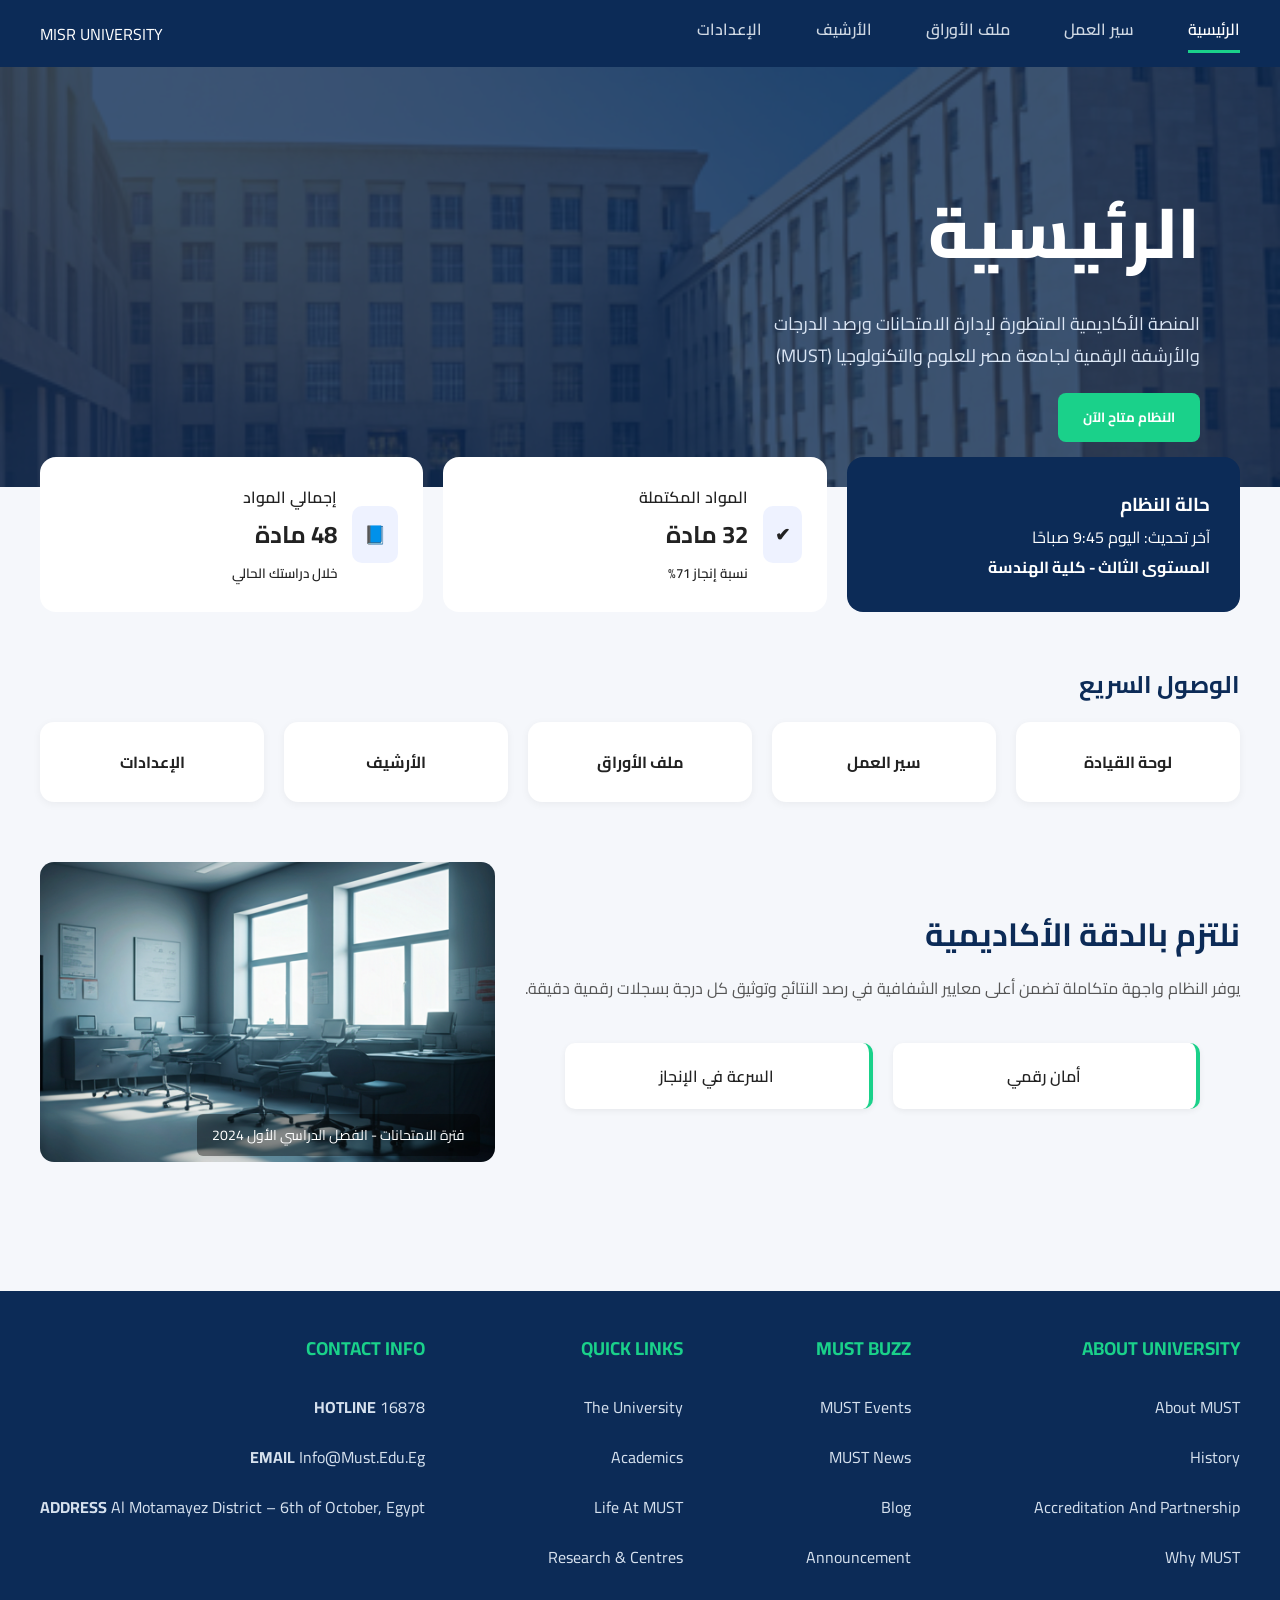
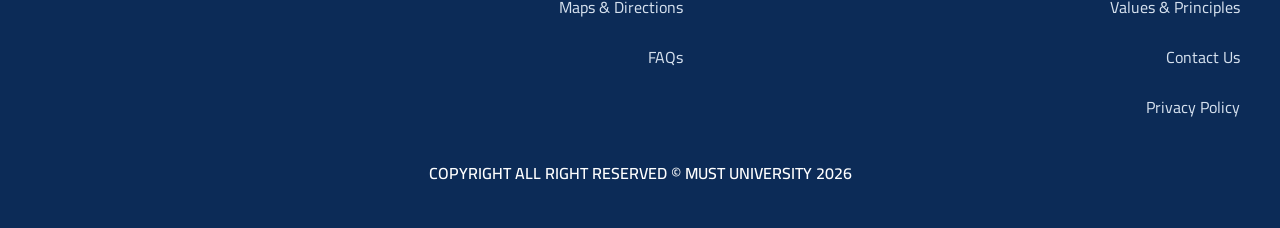
<file: index.html>
<!DOCTYPE html>
<html lang="ar" dir="rtl">
<head>
    <meta charset="UTF-8" />
    <meta name="viewport" content="width=device-width, initial-scale=1.0"/>
    <title>الرئيسية</title>
    <link rel="stylesheet" href="style.css"/>
    <link href="https://fonts.googleapis.com/css2?family=Cairo:wght@400;600;700;800&display=swap" rel="stylesheet">
</head>
<body>

<!-- Navbar -->
<nav class="navbar">
    <div class="nav-links">
        <a class="active" href="index.html">الرئيسية</a>
        <a href="workflow.html">سير العمل</a>
        <a href="pepar.html">ملف الأوراق</a>
        <a href="#">الأرشيف</a>
        <a href="profile.html">الإعدادات</a>
    </div>
    <div class="logo">MISR UNIVERSITY</div>
</nav>

<!-- Hero -->
<section class="hero">
    <img src="images/hero.png" class="hero-img" alt="">
    <div class="overlay"></div>
    <div class="hero-content">
        <h1>الرئيسية</h1>
        <p>
            المنصة الأكاديمية المتطورة لإدارة الامتحانات ورصد الدرجات
            والأرشفة الرقمية لجامعة مصر للعلوم والتكنولوجيا (MUST)
        </p>
        <button>النظام متاح الآن</button>
    </div>
</section>

<!-- Stats -->
<section class="stats">
    <div class="status-card">
        <h3>حالة النظام</h3>
        <p>آخر تحديث: اليوم 9:45 صباحًا</p>
        <strong>المستوى الثالث - كلية الهندسة</strong>
    </div>

    <div class="stat-card">
        <div class="icon">✔</div>
        <div>
            <span>المواد المكتملة</span>
            <h2>32 مادة</h2>
            <small>نسبة إنجاز 71%</small>
        </div>
    </div>

    <div class="stat-card">
        <div class="icon">📘</div>
        <div>
            <span>إجمالي المواد</span>
            <h2>48 مادة</h2>
            <small>خلال دراستك الحالي</small>
        </div>
    </div>
</section>

<!-- Quick Access -->
<section class="quick">
    <h2>الوصول السريع</h2>
    <div class="quick-grid">
        <div class="quick-card">لوحة القيادة</div>
        <div class="quick-card">سير العمل</div>
        <div class="quick-card">ملف الأوراق</div>
        <div class="quick-card">الأرشيف</div>
        <div class="quick-card">الإعدادات</div>
    </div>
</section>

<!-- Info -->
<section class="info">
    <div class="text">
        <h2>نلتزم بالدقة الأكاديمية</h2>
        <p>
            يوفر النظام واجهة متكاملة تضمن أعلى معايير الشفافية
            في رصد النتائج وتوثيق كل درجة بسجلات رقمية دقيقة.
        </p>

        <div class="info-cards">
            <div class="info-card">أمان رقمي</div>
            <div class="info-card">السرعة في الإنجاز</div>
        </div>
    </div>

    <div class="image-box">
        <img src="images/room.png" alt="">
        <div class="caption">فترة الامتحانات - الفصل الدراسي الأول 2024</div>
    </div>
</section>

<!-- Footer مطابق للصورة -->
<footer>
    <div class="footer-cols">
        <div>
            <h3>ABOUT UNIVERSITY</h3>
            <p>About MUST</p>
            <p>History</p>
            <p>Accreditation And Partnership</p>
            <p>Why MUST</p>
            <p>Values & Principles</p>
            <p>Contact Us</p>
            <p>Privacy Policy</p>
        </div>

        <div>
            <h3>MUST BUZZ</h3>
            <p>MUST Events</p>
            <p>MUST News</p>
            <p>Blog</p>
            <p>Announcement</p>
        </div>

        <div>
            <h3>QUICK LINKS</h3>
            <p>The University</p>
            <p>Academics</p>
            <p>Life At MUST</p>
            <p>Research & Centres</p>
            <p>Maps & Directions</p>
            <p>FAQs</p>
        </div>

        <div>
            <h3>CONTACT INFO</h3>
            <p><strong>HOTLINE</strong> 16878</p>
            <p><strong>EMAIL</strong> Info@Must.Edu.Eg</p>
            <p><strong>ADDRESS</strong> Al Motamayez District – 6th of October, Egypt</p>
        </div>
    </div>

    <div class="copyright">
        COPYRIGHT ALL RIGHT RESERVED © MUST UNIVERSITY 2026
    </div>
</footer>

</body>
</html>
</file>
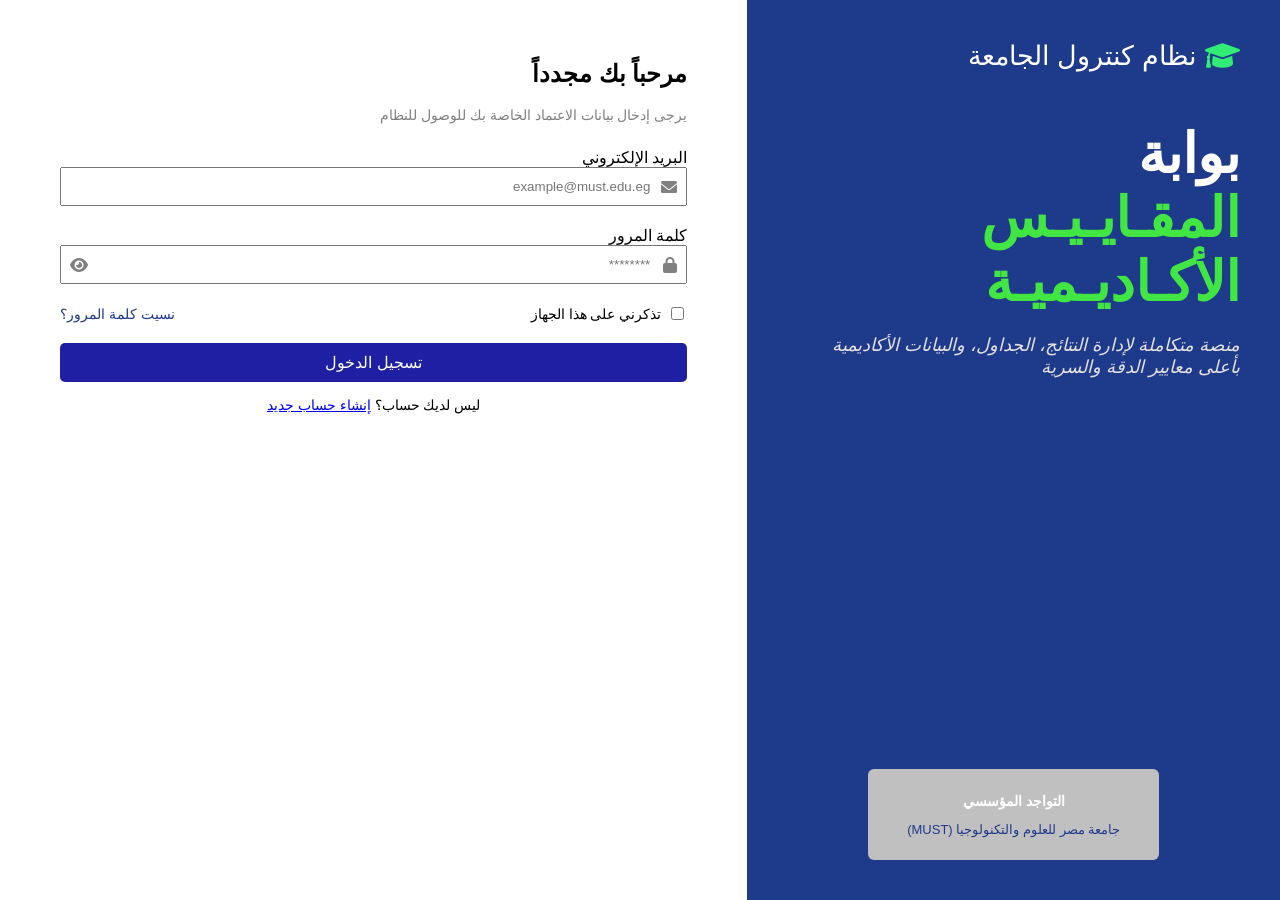
<file: logiin2.html>
<!DOCTYPE html>
<html lang="ar" dir="rtl">
<head>
    <meta charset="UTF-8">
    <title>تسجيل الدخول</title>
    <link rel="stylesheet" href="loginStyle.css">

    <!-- Icons -->
    <link rel="stylesheet" href="https://cdnjs.cloudflare.com/ajax/libs/font-awesome/6.0.0/css/all.min.css">
</head>
<body>

<div class="container">

    <!-- الفورم -->
    <div class="form-section">
        <h2>مرحباً بك مجدداً</h2>
        <p class="desc">يرجى إدخال بيانات الاعتماد الخاصة بك للوصول للنظام</p>

        <label>البريد الإلكتروني</label>
        <div class="input-box">
            <i class="fa fa-envelope"></i>
            <input type="email" placeholder="example@must.edu.eg">
        </div>

        <label>كلمة المرور</label>
        <div class="input-box">
            <i class="fa fa-lock"></i>
            <input type="password" placeholder="********">
            <i class="fa fa-eye"></i>
        </div>

        <div class="options">
            <label><input type="checkbox"> تذكرني على هذا الجهاز</label>
            <a href="#">نسيت كلمة المرور؟</a>
        </div>
           <a href="index.html" class="btn">تسجيل الدخول</a>

        <p class="login-link">
    ليس لديك حساب؟ <a href="register.html">إنشاء حساب جديد</a>
</p>

    </div>

    <!-- الجزء الأزرق -->
    <div class="info-section">
        <div class="header-box">
            <i class="fa fa-graduation-cap green-cap"></i>
            <span class="system-title">نظام كنترول الجامعة</span>
        </div>

           <div class="metrics-title">
    <span class="white">بوابة</span>
    <span class="green">المقـايـيـس</span>
    <span class="green">الأكـاديـميـة</span>
</div>
        <p class="metrics-desc">منصة متكاملة لإدارة النتائج، الجداول، والبيانات الأكاديمية بأعلى معايير الدقة والسرية</p>

       <div class="silver-box">
    <p class="institution">التواجد المؤسسي</p>
    <p class="university">جامعة مصر للعلوم والتكنولوجيا (MUST)</p>
</div>
    </div>

</div>

</body>
</html>
</file>
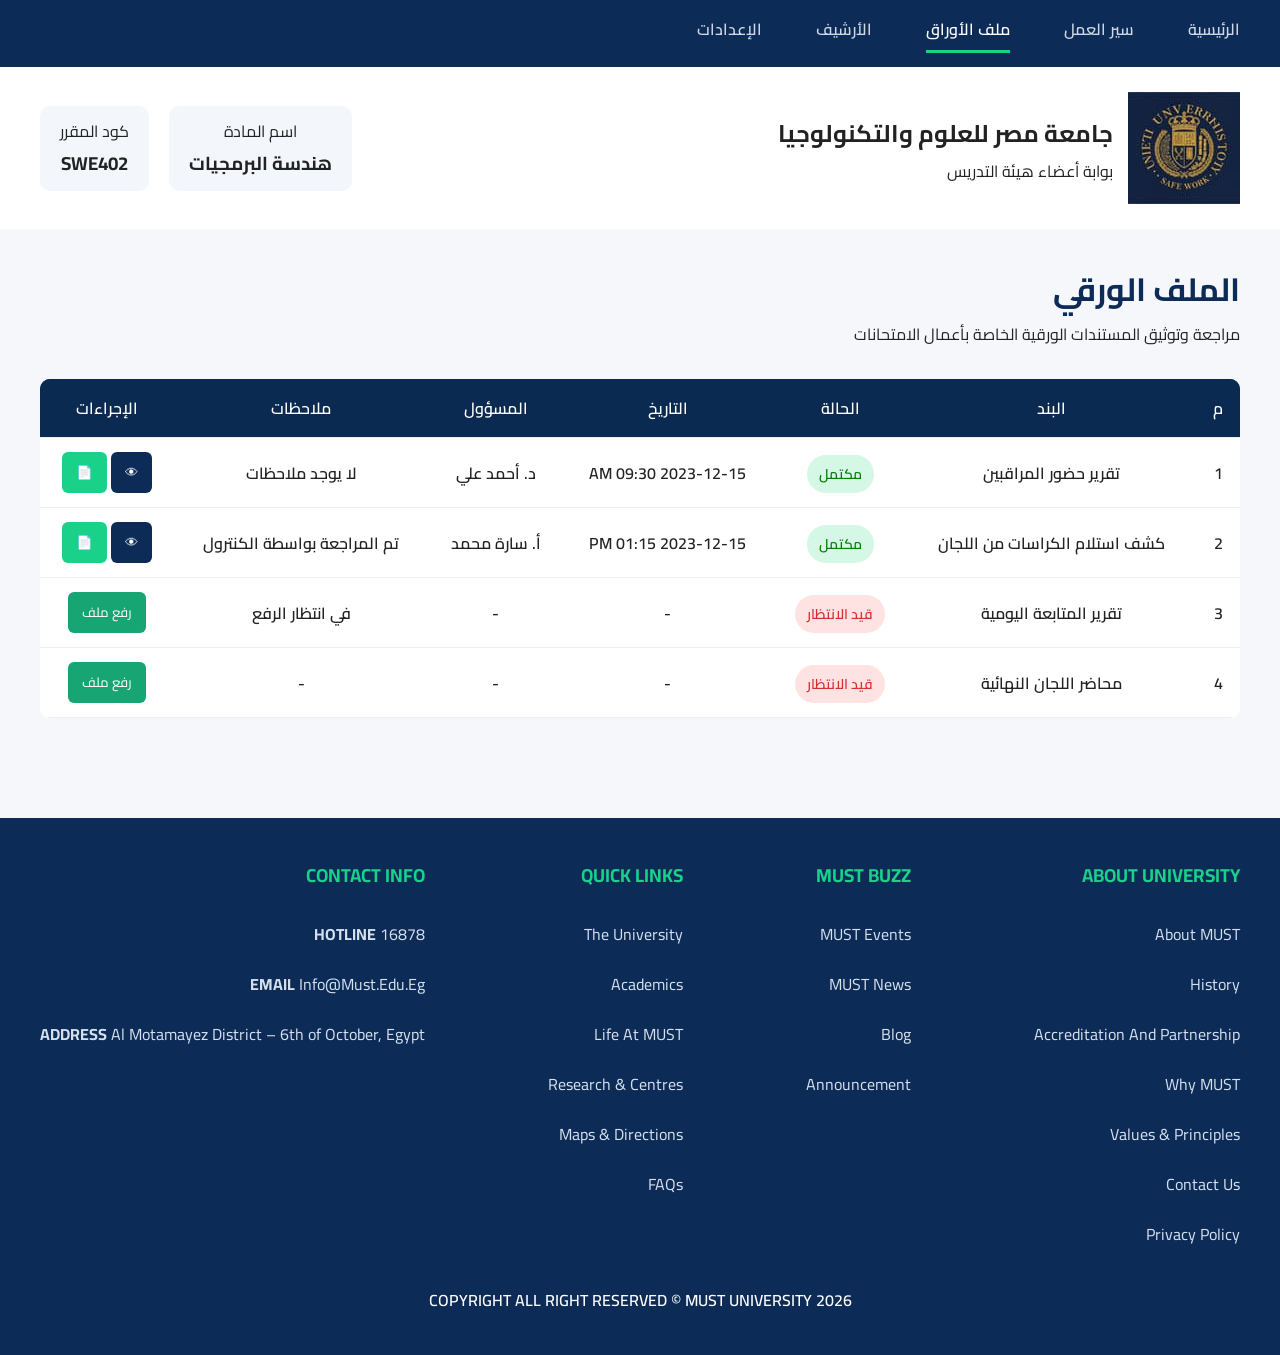
<file: pepar.html>
<!DOCTYPE html>
<html lang="ar" dir="rtl">
<head>
    <meta charset="UTF-8" />
    <meta name="viewport" content="width=device-width, initial-scale=1.0"/>
    <title>الملف الورقي</title>
    <link rel="stylesheet" href="style.css"/>
    <link href="https://fonts.googleapis.com/css2?family=Cairo:wght@400;600;700&display=swap" rel="stylesheet">
</head>
<body>

<!-- Top Navbar -->
<div class="navbar">
    <div class="nav-links">
        <a href="index.html">الرئيسية</a>
        <a href="workflow.html">سير العمل</a>
        <a class="active" href="pepar.html">ملف الأوراق</a>
        <a href="#">الأرشيف</a>
        <a href="profile.html">الإعدادات</a>
    </div>
</div>

<!-- Header -->
<div class="header">
    <div class="logo-area">
        <img src="images/logo.jpg" alt="logo">
        <div>
            <h2>جامعة مصر للعلوم والتكنولوجيا</h2>
            <p>بوابة أعضاء هيئة التدريس</p>
        </div>
    </div>

    <div class="subject-info">
        <div class="card">
            <span>اسم المادة</span>
            <h3>هندسة البرمجيات</h3>
        </div>
        <div class="card">
            <span>كود المقرر</span>
            <h3>SWE402</h3>
        </div>
    </div>
</div>

<!-- Page Title -->
<div class="page-title">
    <h1>الملف الورقي</h1>
    <p>مراجعة وتوثيق المستندات الورقية الخاصة بأعمال الامتحانات</p>
</div>

<!-- Table -->
<div class="table-container">
<table>
    <thead class="file-bar">
        <tr>
            <th>م</th>
            <th>البند</th>
            <th>الحالة</th>
            <th>التاريخ</th>
            <th>المسؤول</th>
            <th>ملاحظات</th>
            <th>الإجراءات</th>
        </tr>
    </thead>
    <tbody>
        <tr>
            <td>1</td>
            <td>تقرير حضور المراقبين</td>
            <td><span class="status done">مكتمل</span></td>
            <td>2023-12-15 09:30 AM</td>
            <td>د. أحمد علي</td>
            <td>لا يوجد ملاحظات</td>
            <td class="actions">
                <button class="view">👁</button>
                <button class="file">📄</button>
            </td>
        </tr>

        <tr>
            <td>2</td>
            <td>كشف استلام الكراسات من اللجان</td>
            <td><span class="status done">مكتمل</span></td>
            <td>2023-12-15 01:15 PM</td>
            <td>أ. سارة محمد</td>
            <td>تم المراجعة بواسطة الكنترول</td>
            <td class="actions">
                <button class="view">👁</button>
                <button class="file">📄</button>
            </td>
        </tr>

        <tr>
            <td>3</td>
            <td>تقرير المتابعة اليومية</td>
            <td><span class="status wait">قيد الانتظار</span></td>
            <td>-</td>
            <td>-</td>
            <td>في انتظار الرفع</td>
            <td class="actions">
                <button class="upload">رفع ملف</button>
            </td>
        </tr>

        <tr>
            <td>4</td>
            <td>محاضر اللجان النهائية</td>
            <td><span class="status wait">قيد الانتظار</span></td>
            <td>-</td>
            <td>-</td>
            <td>-</td>
            <td class="actions">
                <button class="upload">رفع ملف</button>
            </td>
        </tr>
    </tbody>
</table>
</div>

<!-- Footer مطابق للصورة -->
<footer>
    <div class="footer-cols">
        <div>
            <h3>ABOUT UNIVERSITY</h3>
            <p>About MUST</p>
            <p>History</p>
            <p>Accreditation And Partnership</p>
            <p>Why MUST</p>
            <p>Values & Principles</p>
            <p>Contact Us</p>
            <p>Privacy Policy</p>
        </div>

        <div>
            <h3>MUST BUZZ</h3>
            <p>MUST Events</p>
            <p>MUST News</p>
            <p>Blog</p>
            <p>Announcement</p>
        </div>

        <div>
            <h3>QUICK LINKS</h3>
            <p>The University</p>
            <p>Academics</p>
            <p>Life At MUST</p>
            <p>Research & Centres</p>
            <p>Maps & Directions</p>
            <p>FAQs</p>
        </div>

        <div>
            <h3>CONTACT INFO</h3>
            <p><strong>HOTLINE</strong> 16878</p>
            <p><strong>EMAIL</strong> Info@Must.Edu.Eg</p>
            <p><strong>ADDRESS</strong> Al Motamayez District – 6th of October, Egypt</p>
        </div>
    </div>

    <div class="copyright">
        COPYRIGHT ALL RIGHT RESERVED © MUST UNIVERSITY 2026
    </div>
</footer>

</body>
</html>
</file>
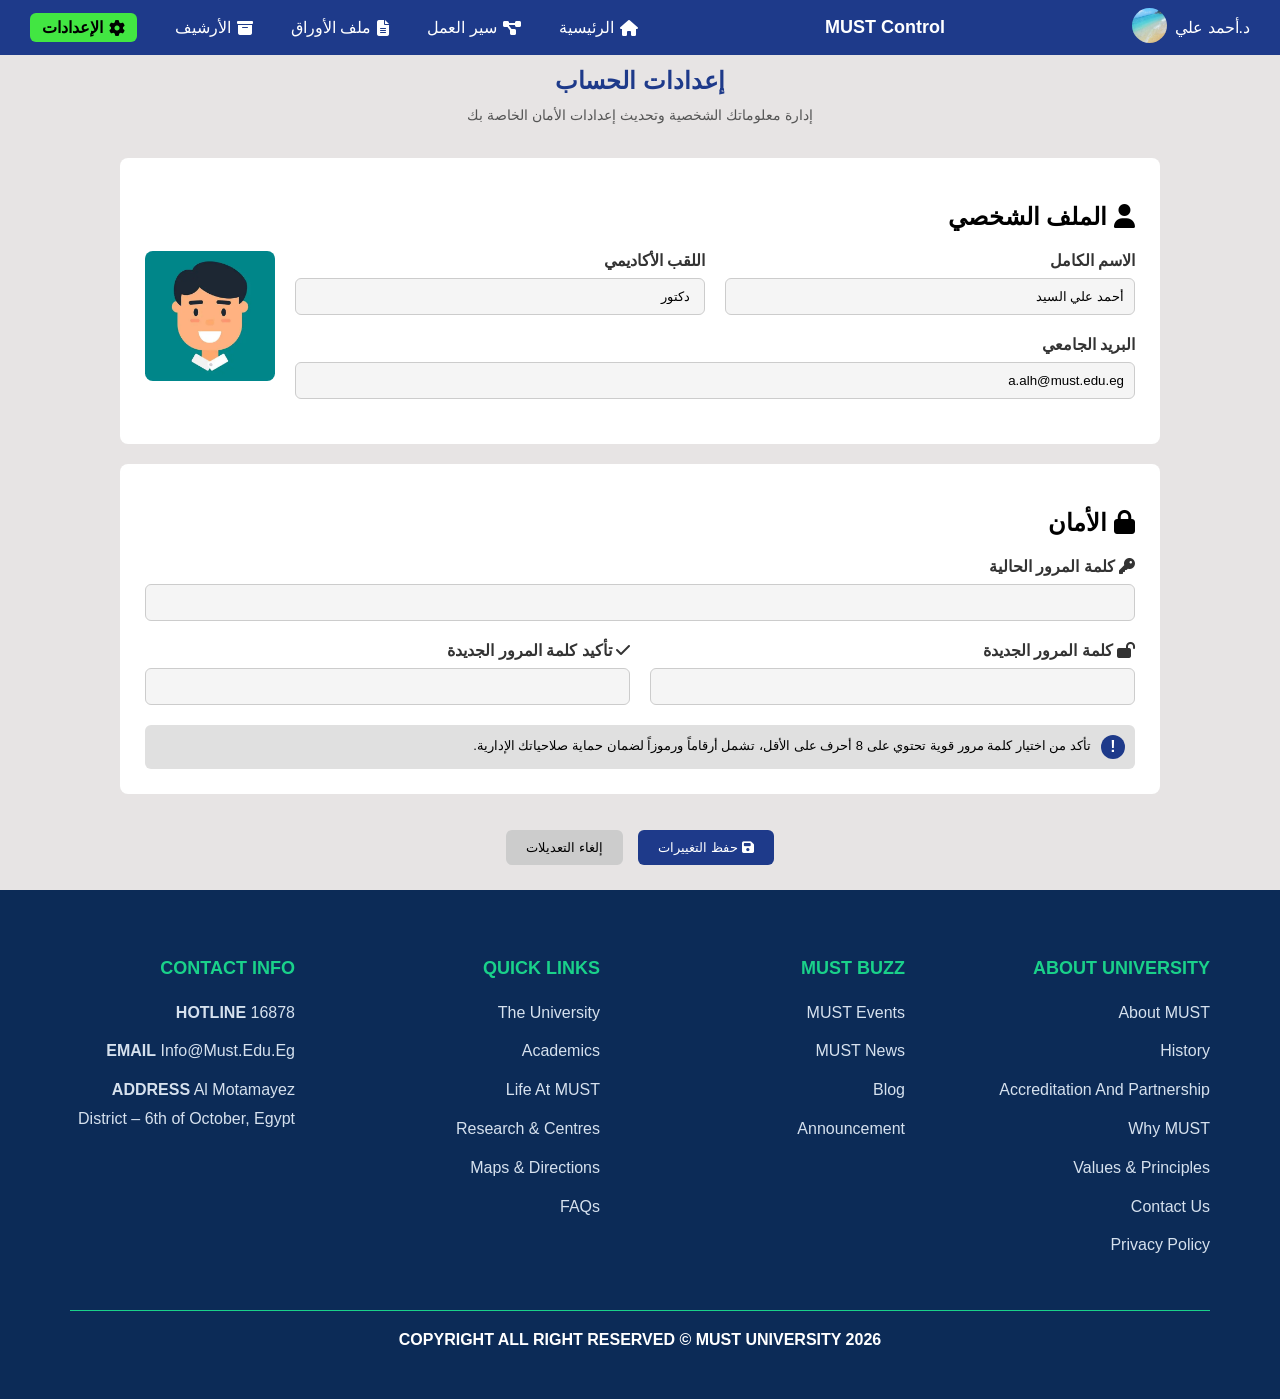
<file: profile.html>
<!DOCTYPE html>
<html lang="ar" dir="rtl">
<head>
    <link rel="stylesheet" href="https://cdnjs.cloudflare.com/ajax/libs/font-awesome/6.5.0/css/all.min.css">
    <meta charset="UTF-8">
    <title>إعدادات العضو</title>
    <link rel="stylesheet" href="profileStyle.css">
</head>
<body>

    <!-- الهيدر -->
    <header class="main-header">
    <div class="user-info">
        <span>د.أحمد علي </span>
        <a href="profile.html">
        <img src="images/user.webp" alt="User Avatar" class="avatar">
        </a>
    </div>

    <div class="logo">MUST Control</div>

    <nav>
        <ul>
            <li><i class="fas fa-home"></i><a href="index.html">الرئيسية</a></li>
            <li><i class="fas fa-project-diagram"></i><a href="workflow.html">سير العمل</a></li>
            <li><i class="fas fa-file-alt"></i><a href="pepar.html">ملف الأوراق</a></li>
            <li><i class="fas fa-archive"></i><a href="#">الأرشيف</a></li>
            <li class="active"><i class="fas fa-cog"></i><a href="profile.html">الإعدادات</a></li>
        </ul>
    </nav>
</header>
<div class="page-title">
    <h1>إعدادات الحساب</h1>
    <p>إدارة معلوماتك الشخصية وتحديث إعدادات الأمان الخاصة بك</p>
</div>

    <!-- المحتوى -->
    <main class="settings-container">
        <!-- المعلومات الشخصية -->
        <section class="card profile-card">
           <h2><i class="fas fa-user"></i> الملف الشخصي</h2>
            <div class="profile-row">
              <img src="images/avatar.webp" alt="User Avatar" class="profile-pic">
                  <div class="profile-fields">
         <div class="row">
                <div class="input-box">
                    <label>الاسم الكامل</label>
                    <input type="text" value="أحمد علي السيد">
                </div>
                <div class="input-box">
                    <label>اللقب الأكاديمي</label>
                    <input type="text" value=" دكتور">
                </div>
            </div>
            <div class="row">
                <div class="input-box full">
                    <label>البريد الجامعي</label>
                    <input type="email" value="a.alh@must.edu.eg">
                </div>
            </div>
        </div>
    </div>
</section>

        <!-- الأمان -->
        <section class="card">
              <h2><i class="fas fa-lock"></i> الأمان</h2>

            <div class="row">
    <div class="input-box full">
        <label><i class="fas fa-key"></i> كلمة المرور الحالية</label>

        <input type="password">
    </div>
</div>

<div class="row">
    <div class="input-box">
         <label><i class="fas fa-lock-open"></i> كلمة المرور الجديدة</label>

        <input type="password">
    </div>
    <div class="input-box">
       <label><i class="fas fa-check"></i> تأكيد كلمة المرور الجديدة</label>

        <input type="password">
    </div>
</div>
            <div class="note-box">
                <div class="note-icon">!</div>
                <div class="note-text">
                   تأكد من اختيار كلمة مرور قوية تحتوي على 8 أحرف على الأقل، تشمل أرقاماً ورموزاً لضمان حماية صلاحياتك الإدارية.
                </div>
            </div>
        </section>

    </main>
    <div class="actions">
   <button class="save"><i class="fas fa-save"></i> حفظ التغييرات</button>


    <button class="cancel">إلغاء التعديلات</button>
</div>

    <!-- الفوتر -->
  <footer>
    <div class="footer-cols">
        <div>
            <h3>ABOUT UNIVERSITY</h3>
            <p>About MUST</p>
            <p>History</p>
            <p>Accreditation And Partnership</p>
            <p>Why MUST</p>
            <p>Values & Principles</p>
            <p>Contact Us</p>
            <p>Privacy Policy</p>
        </div>

        <div>
            <h3>MUST BUZZ</h3>
            <p>MUST Events</p>
            <p>MUST News</p>
            <p>Blog</p>
            <p>Announcement</p>
        </div>

        <div>
            <h3>QUICK LINKS</h3>
            <p>The University</p>
            <p>Academics</p>
            <p>Life At MUST</p>
            <p>Research & Centres</p>
            <p>Maps & Directions</p>
            <p>FAQs</p>
        </div>

        <div>
            <h3>CONTACT INFO</h3>
            <p><strong>HOTLINE</strong> 16878</p>
            <p><strong>EMAIL</strong> Info@Must.Edu.Eg</p>
            <p><strong>ADDRESS</strong> Al Motamayez District – 6th of October, Egypt</p>
        </div>
    </div>

    <div class="copyright">
        COPYRIGHT ALL RIGHT RESERVED © MUST UNIVERSITY 2026
    </div>
</footer>

</body>
</html>
</file>
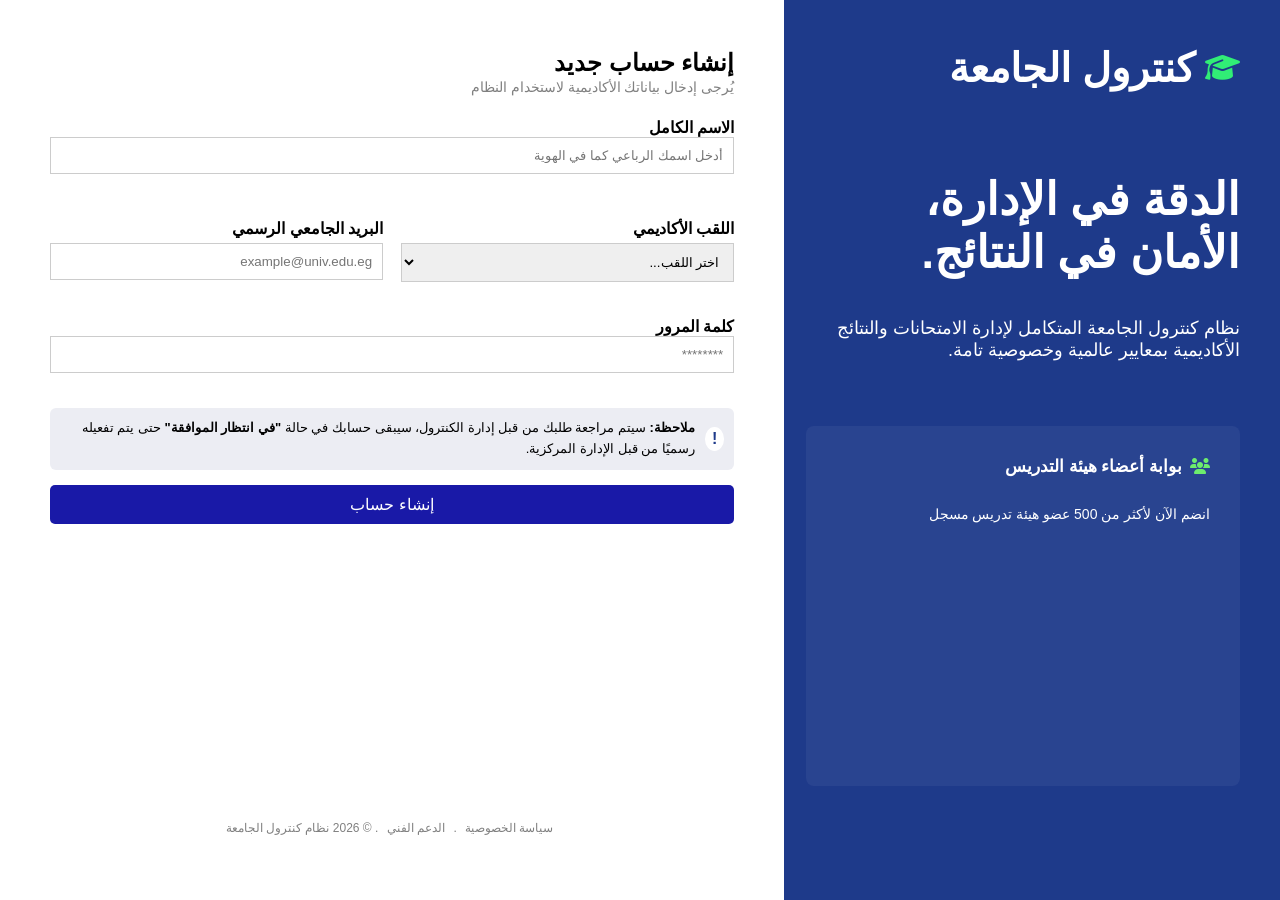
<file: register.html>
<!DOCTYPE html>
<html lang="ar" dir="rtl">
<head>
    <meta charset="UTF-8">
    <title>إنشاء حساب جديد</title>
    <link rel="stylesheet" href="registerStyle.css">
    <!-- لو هتستخدمي أيقونات Font Awesome للكاب والـ users -->
    <link rel="stylesheet" href="https://cdnjs.cloudflare.com/ajax/libs/font-awesome/6.5.0/css/all.min.css">
</head>
<body>

<div class="container">

    <!-- القسم الأيسر: الفورم -->
    <div class="form-section">
        <h2>إنشاء حساب جديد</h2>
        <p class="desc">يُرجى إدخال بياناتك الأكاديمية لاستخدام النظام</p>

       <div class="form-group">
    <label>الاسم الكامل</label>
    <input type="text" placeholder="أدخل اسمك الرباعي كما في الهوية">
</div>

<div class="row">
    <div class="col">
        <label>اللقب الأكاديمي</label>
        <select>
            <option>اختر اللقب...</option>
            <option>دكتور</option>
            <option>أستاذ</option>
            <option>طالب</option>
        </select>
    </div>
    <div class="col">
        <label>البريد الجامعي الرسمي</label>
        <input type="email" placeholder="example@univ.edu.eg">
    </div>
</div>

<div class="form-group">
    <label>كلمة المرور</label>
    <input type="password" placeholder="********">
</div>

     <div class="note-box">
    <div class="note-icon">!</div>
    <div class="note-text">
        <span class="note-title">ملاحظة:</span>
        سيتم مراجعة طلبك من قبل إدارة الكنترول،
        سيبقى حسابك في حالة 
        <span class="note-status">"في انتظار الموافقة"</span>
        حتى يتم تفعيله رسميًا من قبل الإدارة المركزية.
    </div>
</div>

           <a href="logiin2.html" class="btn">إنشاء حساب</a>


        <!-- الفوتر الأبيض -->
        <div class="form-footer-bottom">
            <a href="#">سياسة الخصوصية</a> . 
            <a href="#">الدعم الفني</a> . 
            <span>© 2026 نظام كنترول الجامعة</span>
        </div>
    </div>

    <!-- القسم الأيمن: المربع الأزرق -->
    <div class="info-section">
        <div class="header-box">
            <i class="fa fa-graduation-cap green-cap"></i>
            <h1>كنترول الجامعة</h1>
        </div>
        <h3>الدقة في الإدارة، الأمان في النتائج.</h3>
        <p class="system-desc">نظام كنترول الجامعة المتكامل لإدارة الامتحانات والنتائج الأكاديمية بمعايير عالمية وخصوصية تامة.</p>

        <div class="faculty-box">
            <div class="faculty-header">
                <i class="fa fa-users" style="color: rgb(109, 237, 109);"></i>
                <h2>بوابة أعضاء هيئة التدريس</h2>
            </div>
            <p>انضم الآن لأكثر من 500 عضو هيئة تدريس مسجل</p>
        </div>
    </div>

</div>

</body>
</html>
</file>
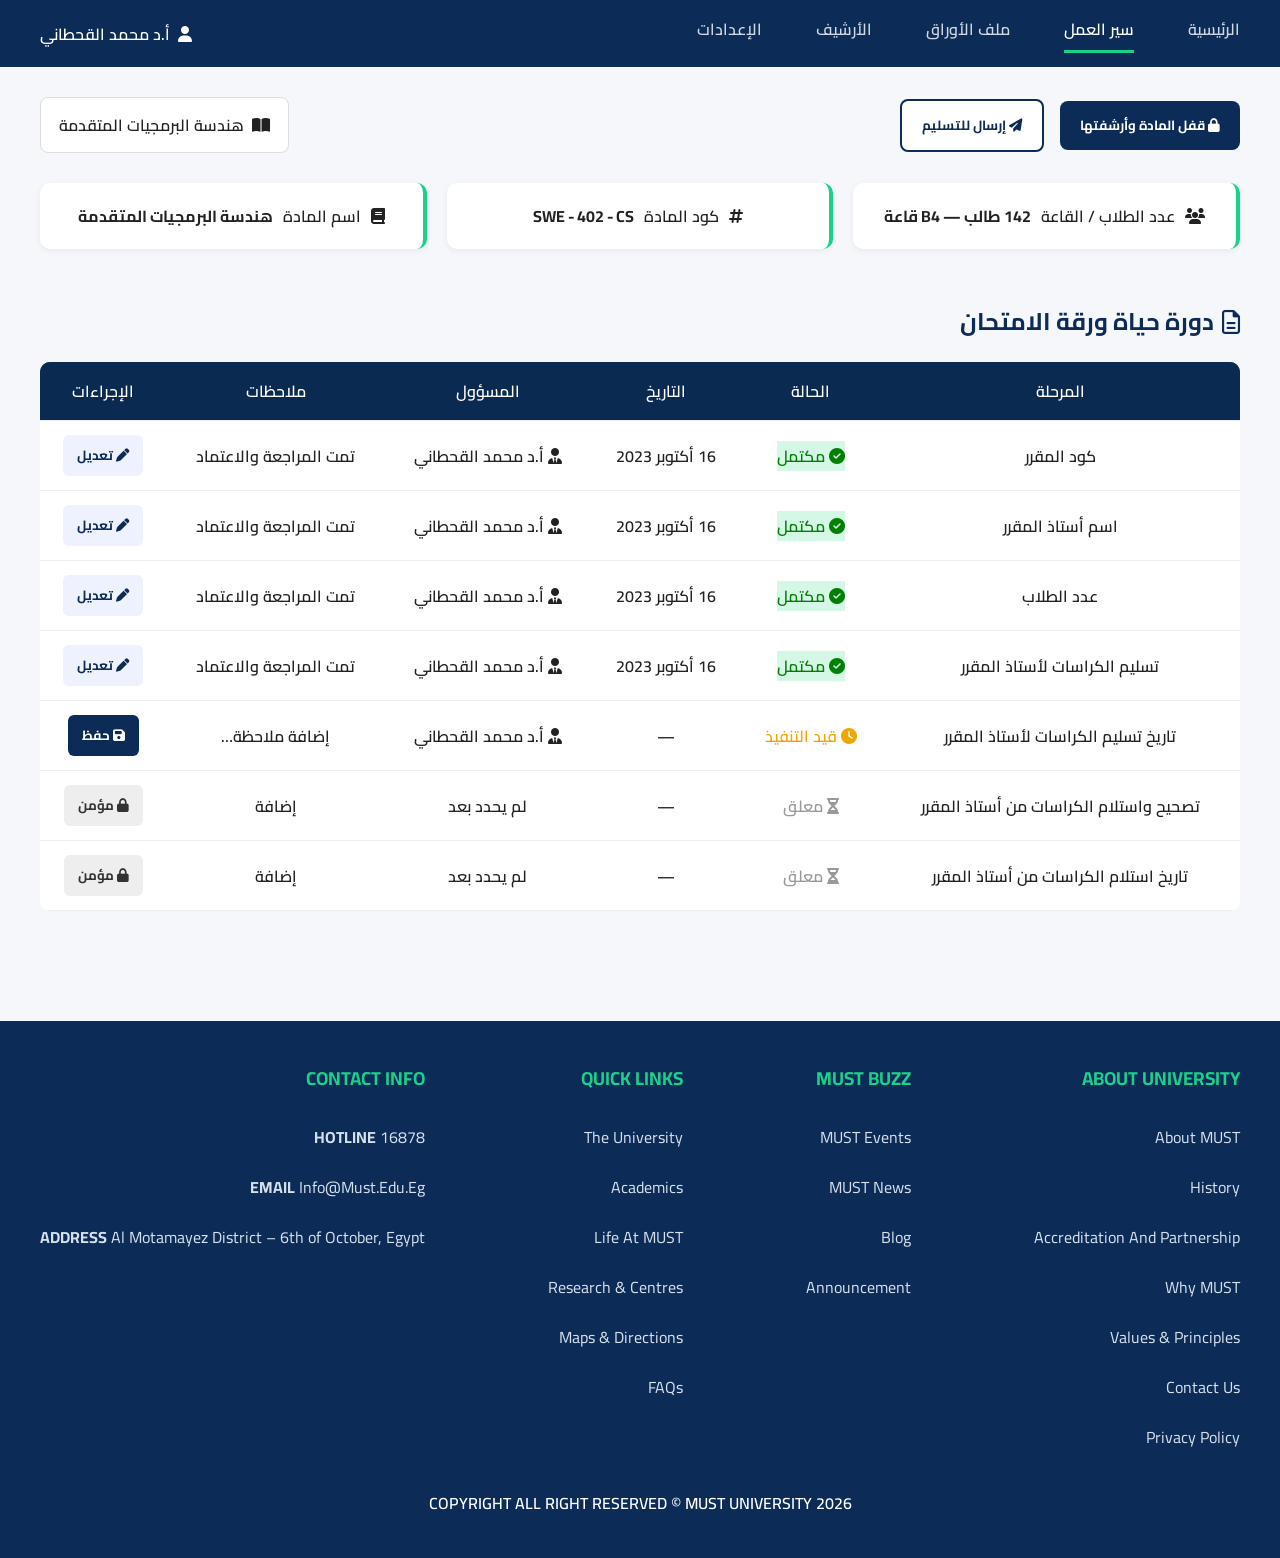
<file: workflow.html>
<!DOCTYPE html>
<html lang="ar" dir="rtl">
<head>
    <meta charset="UTF-8" />
    <meta name="viewport" content="width=device-width, initial-scale=1.0"/>
    <title>سير عمل المادة</title>

    <!-- Cairo Font -->
    <link href="https://fonts.googleapis.com/css2?family=Cairo:wght@400;600;700;800&display=swap" rel="stylesheet">

    <!-- Font Awesome Icons -->
    <link href="https://cdnjs.cloudflare.com/ajax/libs/font-awesome/6.5.0/css/all.min.css" rel="stylesheet">

    <link rel="stylesheet" href="style.css"/>
</head>
<body>

<!-- Navbar -->
<div class="navbar">
    <div class="nav-links">
        <a href="index.html">الرئيسية</a>
        <a class="active" href="workflow.html">سير العمل</a>
        <a href="pepar.html">ملف الأوراق</a>
        <a href="#">الأرشيف</a>
        <a href="profile.html">الإعدادات</a>
    </div>
    <div class="user">
        <i class="fa-solid fa-user"></i>
        أ.د محمد القحطاني
    </div>
</div>

<!-- Header Actions -->
<section class="header-actions">
    <button class="btn primary">
        <i class="fa-solid fa-lock"></i>
        قفل المادة وأرشفتها
    </button>

    <button class="btn outline">
        <i class="fa-solid fa-paper-plane"></i>
        إرسال للتسليم
    </button>

    <div class="course-select">
        <i class="fa-solid fa-book-open"></i>
        هندسة البرمجيات المتقدمة
    </div>
</section>

<!-- Info Cards -->
<section class="info-cards">
    <div class="info-card">
        <i class="fa-solid fa-users"></i>
        عدد الطلاب / القاعة<br>
        <strong>142 طالب — B4 قاعة</strong>
    </div>

    <div class="info-card">
        <i class="fa-solid fa-hashtag"></i>
        كود المادة<br>
        <strong>SWE - 402 - CS</strong>
    </div>

    <div class="info-card">
        <i class="fa-solid fa-book"></i>
        اسم المادة<br>
        <strong>هندسة البرمجيات المتقدمة</strong>
    </div>
</section>

<!-- Table -->
<section class="table-section">
    <h2><i class="fa-regular fa-file-lines"></i> دورة حياة ورقة الامتحان</h2>

    <table>
        <thead class="file-bar">
            <tr>
                <th>المرحلة</th>
                <th>الحالة</th>
                <th>التاريخ</th>
                <th>المسؤول</th>
                <th>ملاحظات</th>
                <th>الإجراءات</th>
            </tr>
        </thead>
        <tbody>
            <!-- Rows -->
            <tr>
                <td>كود المقرر</td>
                <td><span class="done"><i class="fa-solid fa-circle-check"></i> مكتمل</span></td>
                <td>16 أكتوبر 2023</td>
                <td><i class="fa-solid fa-user-tie"></i> أ.د محمد القحطاني</td>
                <td>تمت المراجعة والاعتماد</td>
                <td><button class="edit"><i class="fa-solid fa-pen"></i> تعديل</button></td>
            </tr>

            <tr>
                <td>اسم أستاذ المقرر</td>
                <td><span class="done"><i class="fa-solid fa-circle-check"></i> مكتمل</span></td>
                <td>16 أكتوبر 2023</td>
                <td><i class="fa-solid fa-user-tie"></i> أ.د محمد القحطاني</td>
                <td>تمت المراجعة والاعتماد</td>
                <td><button class="edit"><i class="fa-solid fa-pen"></i> تعديل</button></td>
            </tr>

            <tr>
                <td>عدد الطلاب</td>
                <td><span class="done"><i class="fa-solid fa-circle-check"></i> مكتمل</span></td>
                <td>16 أكتوبر 2023</td>
                <td><i class="fa-solid fa-user-tie"></i> أ.د محمد القحطاني</td>
                <td>تمت المراجعة والاعتماد</td>
                <td><button class="edit"><i class="fa-solid fa-pen"></i> تعديل</button></td>
            </tr>

            <tr>
                <td>تسليم الكراسات لأستاذ المقرر</td>
                <td><span class="done"><i class="fa-solid fa-circle-check"></i> مكتمل</span></td>
                <td>16 أكتوبر 2023</td>
                <td><i class="fa-solid fa-user-tie"></i> أ.د محمد القحطاني</td>
                <td>تمت المراجعة والاعتماد</td>
                <td><button class="edit"><i class="fa-solid fa-pen"></i> تعديل</button></td>
            </tr>

            <tr>
                <td>تاريخ تسليم الكراسات لأستاذ المقرر</td>
                <td><span class="progress"><i class="fa-solid fa-clock"></i> قيد التنفيذ</span></td>
                <td>—</td>
                <td><i class="fa-solid fa-user-tie"></i> أ.د محمد القحطاني</td>
                <td>إضافة ملاحظة…</td>
                <td><button class="save"><i class="fa-solid fa-floppy-disk"></i> حفظ</button></td>
            </tr>

            <tr>
                <td>تصحيح واستلام الكراسات من أستاذ المقرر</td>
                <td><span class="pending"><i class="fa-solid fa-hourglass-half"></i> معلق</span></td>
                <td>—</td>
                <td>لم يحدد بعد</td>
                <td>إضافة</td>
                <td><button class="lock"><i class="fa-solid fa-lock"></i> مؤمن</button></td>
            </tr>

            <tr>
                <td>تاريخ استلام الكراسات من أستاذ المقرر</td>
                <td><span class="pending"><i class="fa-solid fa-hourglass-half"></i> معلق</span></td>
                <td>—</td>
                <td>لم يحدد بعد</td>
                <td>إضافة</td>
                <td><button class="lock"><i class="fa-solid fa-lock"></i> مؤمن</button></td>
            </tr>
        </tbody>
    </table>
</section>

<!-- Footer مطابق للصورة -->
<footer>
    <div class="footer-cols">
        <div>
            <h3>ABOUT UNIVERSITY</h3>
            <p>About MUST</p>
            <p>History</p>
            <p>Accreditation And Partnership</p>
            <p>Why MUST</p>
            <p>Values & Principles</p>
            <p>Contact Us</p>
            <p>Privacy Policy</p>
        </div>

        <div>
            <h3>MUST BUZZ</h3>
            <p>MUST Events</p>
            <p>MUST News</p>
            <p>Blog</p>
            <p>Announcement</p>
        </div>

        <div>
            <h3>QUICK LINKS</h3>
            <p>The University</p>
            <p>Academics</p>
            <p>Life At MUST</p>
            <p>Research & Centres</p>
            <p>Maps & Directions</p>
            <p>FAQs</p>
        </div>

        <div>
            <h3>CONTACT INFO</h3>
            <p><strong>HOTLINE</strong> 16878</p>
            <p><strong>EMAIL</strong> Info@Must.Edu.Eg</p>
            <p><strong>ADDRESS</strong> Al Motamayez District – 6th of October, Egypt</p>
        </div>
    </div>

    <div class="copyright">
        COPYRIGHT ALL RIGHT RESERVED © MUST UNIVERSITY 2026
    </div>
</footer>

</body>
</html>
</file>
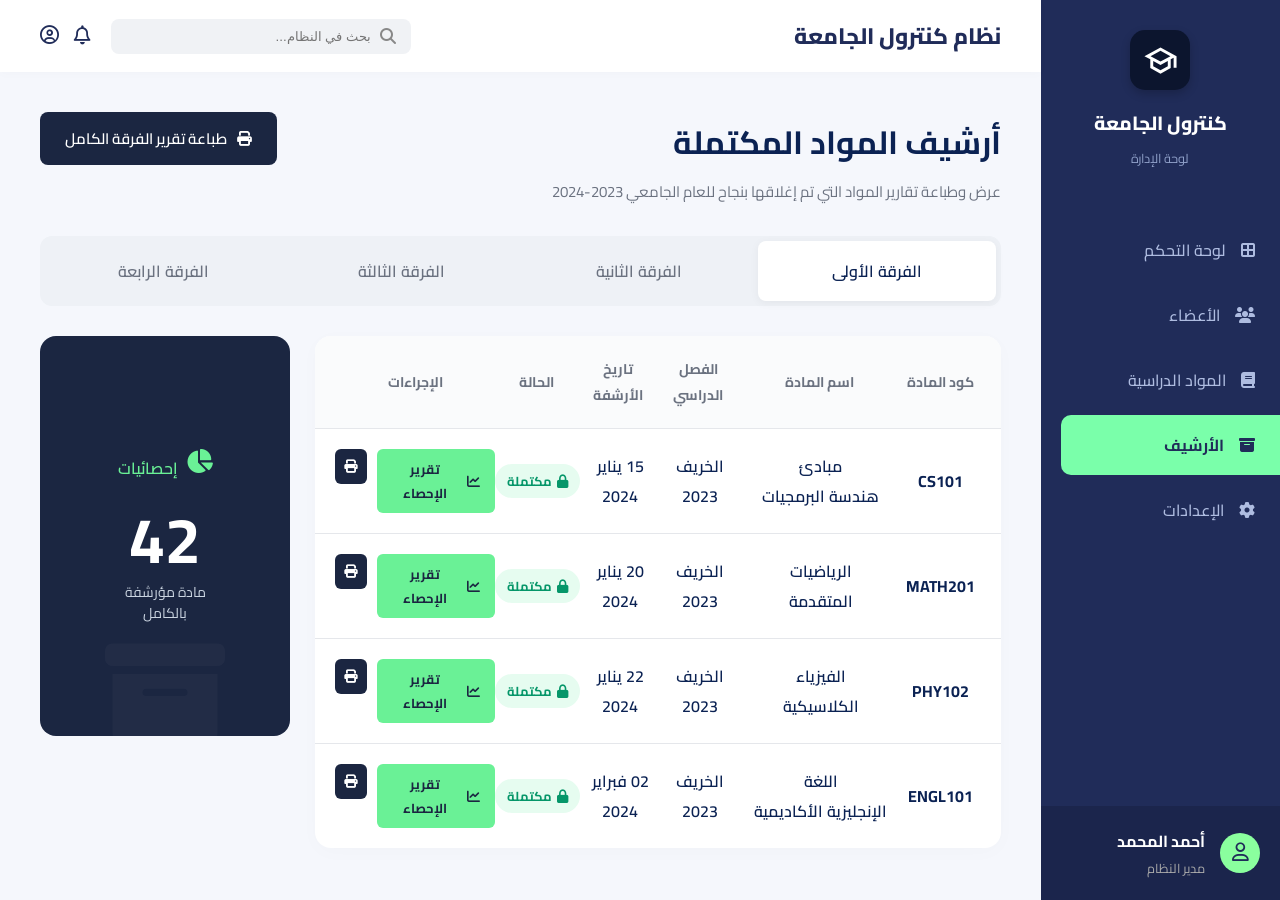
<file: ADMIN/أرشيف المواد المكتملة.html>
<!DOCTYPE html>
<html lang="ar" dir="rtl">
<head>
    <meta charset="UTF-8">
    <meta name="viewport" content="width=device-width, initial-scale=1.0">
    <title>أرشيف المواد المكتملة - كنترول الجامعة</title>
    <link href="https://fonts.googleapis.com/css2?family=Cairo:wght@400;600;700&display=swap" rel="stylesheet">
    <link rel="stylesheet" href="https://cdnjs.cloudflare.com/ajax/libs/font-awesome/6.4.0/css/all.min.css">
    
    <style>
        * {
            margin: 0;
            padding: 0;
            box-sizing: border-box;
            font-family: 'Cairo', sans-serif;
        }

        body {
            background-color: #f5f7fc;
            color: #121c33;
            display: flex;
            min-height: 100vh;
            overflow-x: hidden;
        }

        /* القائمة الجانبية (Sidebar) */
        .sidebar {
            background-color: #202c59;
            color: white;
            width: 260px;
            display: flex;
            flex-direction: column;
            justify-content: space-between;
        }

        .sidebar-header {
            text-align: center;
            padding: 30px 20px;
            display: flex;
            flex-direction: column;
            align-items: center;
        }

        .logo-box {
            width: 60px;
            height: 60px;
            background-color: #0c152e;
            border-radius: 15px;
            display: flex;
            align-items: center;
            justify-content: center;
            margin-bottom: 15px;
            box-shadow: 0 4px 10px rgba(0,0,0,0.2);
        }

        .logo-box i {
            font-size: 2rem;
            color: #ffffff;
        }

        .sidebar-header h2 {
            font-size: 1.2rem;
            font-weight: 800;
        }

        .sidebar-header p {
            font-size: 0.8rem;
            color: #8fa0c9;
            margin-top: 5px;
        }

        .sidebar-menu {
            list-style: none;
            flex-grow: 1;
            margin-top: 20px;
            padding: 0;
        }

        .sidebar-menu li {
            margin-left: 20px;
            margin-bottom: 5px;
        }

        .sidebar-menu li a {
            padding: 15px 25px;
            border-radius: 10px 0 0 10px;
            display: flex;
            align-items: center;
            gap: 15px;
            cursor: pointer;
            transition: all 0.3s;
            font-weight: 500;
            color: #aebce0;
            text-decoration: none;
        }

        .sidebar-menu li a:hover {
            background-color: rgba(255, 255, 255, 0.05);
            color: white;
        }

        .sidebar-menu li.active a {
            background-color: #7affaa;
            color: #202c59;
            font-weight: 700;
        }

        .user-profile {
            padding: 20px;
            display: flex;
            align-items: center;
            gap: 15px;
            background-color: rgba(0, 0, 0, 0.15);
        }

        .user-avatar {
            width: 40px;
            height: 40px;
            background-color: #8aff9e;
            color: #202c59;
            border-radius: 50%;
            display: flex;
            align-items: center;
            justify-content: center;
            font-size: 1.2rem;
        }

        /* --- المحتوى الرئيسي --- */
        .main-content {
            flex-grow: 1;
            display: flex;
            flex-direction: column;
        }

        /* الشريط العلوي */
        .topbar {
            display: flex;
            justify-content: space-between;
            align-items: center;
            padding: 15px 40px;
            background-color: white;
            box-shadow: 0 2px 10px rgba(0,0,0,0.02);
            z-index: 10;
        }

        .topbar-right {
            display: flex;
            align-items: center;
            gap: 20px;
        }

        .topbar-title {
            color: #202c59;
            font-weight: 800;
            font-size: 1.4rem;
        }

        .search-container {
            position: relative;
        }

        .search-input {
            background-color: #f0f2f5;
            border: none;
            padding: 10px 40px 10px 15px;
            border-radius: 8px;
            width: 300px;
            outline: none;
            font-family: 'Tajawal', sans-serif;
        }

        .search-icon {
            position: absolute;
            right: 15px;
            top: 50%;
            transform: translateY(-50%);
            color: #888;
        }

        .topbar-icons {
            display: flex;
            gap: 15px;
            color: #202c59;
            font-size: 1.2rem;
            cursor: pointer;
        }

        /* منطقة الأرشيف */
        .archive-container {
            padding: 40px;
            max-width: 1200px;
            margin: 0 auto;
            width: 100%;
        }

        /* ترويسة الصفحة */
        .page-header-flex {
            display: flex;
            justify-content: space-between;
            align-items: flex-start;
            margin-bottom: 30px;
        }

        .page-header-info h1 {
            color: #0b2253;
            font-size: 32px;
            margin-bottom: 5px;
        }

        .page-header-info p {
            color: #6b7280;
            font-size: 15px;
        }

        .btn-print-full {
            background-color: #1b2641;
            color: #ffffff;
            border: none;
            padding: 12px 25px;
            border-radius: 8px;
            font-family: 'Cairo', sans-serif;
            font-size: 15px;
            font-weight: 600;
            cursor: pointer;
            display: flex;
            align-items: center;
            gap: 10px;
            transition: 0.3s;
        }

        .btn-print-full:hover {
            background-color: #2c3e66;
        }

        /* التبويبات (Tabs) */
        .tabs-container {
            display: flex;
            background-color: #eef1f6;
            border-radius: 12px;
            padding: 5px;
            margin-bottom: 30px;
        }

        .tab-btn {
            flex: 1;
            background: transparent;
            border: none;
            padding: 15px;
            font-family: 'Cairo', sans-serif;
            font-size: 16px;
            font-weight: 600;
            color: #6b7280;
            cursor: pointer;
            border-radius: 8px;
            transition: 0.3s;
        }

        .tab-btn.active {
            background-color: #ffffff;
            color: #0b2253;
            box-shadow: 0 2px 10px rgba(0, 0, 0, 0.05);
        }

        /* تخطيط المحتوى (الجدول والإحصائيات) */
        .content-layout {
            display: flex;
            gap: 25px;
            align-items: flex-start;
        }

        /* منطقة الجدول */
        .table-section {
            flex: 1;
            background-color: #ffffff;
            border-radius: 16px;
            box-shadow: 0 4px 20px rgba(0, 0, 0, 0.02);
            overflow: hidden;
        }

        .table-header {
            display: grid;
            grid-template-columns: 1fr 2fr 1fr 1fr 1fr 2fr;
            padding: 20px;
            background-color: #fafbfc;
            border-bottom: 1px solid #e5e7eb;
            font-weight: 700;
            color: #6b7280;
            font-size: 14px;
            text-align: center;
            align-items: center;
        }

        .table-row {
            display: grid;
            grid-template-columns: 1fr 2fr 1fr 1fr 1fr 2fr;
            padding: 20px;
            border-bottom: 1px solid #e5e7eb;
            align-items: center;
            text-align: center;
            font-weight: 600;
            color: #0b2253;
            transition: 0.2s;
        }

        .table-row:hover {
            background-color: #f8fafc;
        }

        .table-row:last-child {
            border-bottom: none;
        }

        /* عناصر الجدول المخصصة */
        .course-code {
            color: #0b2253;
            font-weight: 700;
        }

        .status-badge {
            display: inline-flex;
            align-items: center;
            justify-content: center;
            gap: 5px;
            background-color: #e6fcf0;
            color: #059669;
            padding: 5px 12px;
            border-radius: 20px;
            font-size: 13px;
            font-weight: 700;
        }

        .actions-cell {
            display: flex;
            justify-content: center;
            gap: 10px;
        }

        .btn-report {
            background-color: #6af196;
            color: #1b2641;
            border: none;
            padding: 8px 15px;
            border-radius: 6px;
            font-family: 'Cairo', sans-serif;
            font-size: 13px;
            font-weight: 700;
            cursor: pointer;
            display: flex;
            align-items: center;
            gap: 8px;
            transition: 0.2s;
        }

        .btn-report:hover {
            background-color: #5be085;
        }

        .btn-icon {
            background-color: #1b2641;
            color: #ffffff;
            border: none;
            width: 35px;
            height: 35px;
            border-radius: 6px;
            cursor: pointer;
            display: flex;
            align-items: center;
            justify-content: center;
            transition: 0.2s;
        }

        .btn-icon:hover {
            background-color: #2c3e66;
        }

        /* بطاقة الإحصائيات (يسار) */
        .stats-card {
            width: 250px;
            background-color: #1b2641;
            color: #ffffff;
            border-radius: 16px;
            padding: 40px 20px;
            text-align: center;
            display: flex;
            flex-direction: column;
            align-items: center;
            justify-content: center;
            position: relative;
            overflow: hidden;
            min-height: 400px;
        }

        .stats-card i.fa-chart-pie {
            color: #6af196;
            font-size: 24px;
            margin-bottom: 15px;
        }

        .stats-title {
            font-size: 16px;
            font-weight: 600;
            color: #6af196;
            margin-bottom: 20px;
            display: flex;
            align-items: center;
            gap: 8px;
        }

        .stats-number {
            font-size: 64px;
            font-weight: 700;
            line-height: 1;
            margin-bottom: 10px;
        }

        .stats-desc {
            font-size: 14px;
            color: #cbd5e1;
            line-height: 1.5;
        }

        /* تصميم أيقونة الخلفية الزخرفية للبطاقة */
        .stats-bg-icon {
            position: absolute;
            bottom: -20px;
            left: 50%;
            transform: translateX(-50%);
            font-size: 120px;
            color: rgba(255, 255, 255, 0.03);
            pointer-events: none;
        }

    </style>
</head>
<body>
 <aside class="sidebar">
    <div>
         <div class="sidebar-header">
            <div class="logo-box">
                <img src="data:image/svg+xml;utf8,<svg xmlns='http://www.w3.org/2000/svg' viewBox='0 0 24 24' fill='white'><path d='M12 3L1 9l4 2.18v6L12 21l7-3.82v-6l2-1.09V17h2V9L12 3zm6.82 6L12 12.72 5.18 9 12 5.28 18.82 9zM17 15.99l-5 2.73-5-2.73v-3.72l5 2.73 5-2.73v3.72z'/></svg>" alt="Logo" style="width: 35px;">
            </div>
            <h2>كنترول الجامعة</h2>
            <p>لوحة الإدارة</p>
        </div>
        
        <ul class="sidebar-menu">
            <li><a href="#"><i class="fa-solid fa-border-all"></i> لوحة التحكم</a></li>
            <li><a href="إدارة الأعضاء.html"><i class="fa-solid fa-users"></i> الأعضاء</a></li>
            <li><a href="إدارة المواد الدراسية.html"><i class="fa-solid fa-book"></i> المواد الدراسية</a></li>
            <li class="active"><a href="#"><i class="fa-solid fa-box-archive"></i> الأرشيف</a></li>
            <li><a href="اعدادات النظام.html"><i class="fa-solid fa-gear"></i> الإعدادات</a></li>
        </ul>
    </div>

    <div class="user-profile">
        <div class="user-avatar"><i class="fa-regular fa-user"></i></div>
        <div>
            <div style="font-weight: 700;">أحمد المحمد</div>
            <div style="font-size: 0.8rem; color: #aaa;">مدير النظام</div>
        </div>
    </div>
</aside>

    <main class="main-content">
       <header class="topbar">
            <div class="topbar-title">نظام كنترول الجامعة</div>
            <div class="topbar-right">
                <div class="search-container">
                    <i class="fa-solid fa-magnifying-glass search-icon"></i>
                    <input type="text" class="search-input" placeholder="بحث في النظام...">
                </div>
                <div class="topbar-icons">
                    <i class="fa-regular fa-bell"></i>
                    <i class="fa-regular fa-circle-user"></i>
                </div>
            </div>
        </header>

        <div class="archive-container">
            
            <div class="page-header-flex">
                <div class="page-header-info">
                    <h1>أرشيف المواد المكتملة</h1>
                    <p>عرض وطباعة تقارير المواد التي تم إغلاقها بنجاح للعام الجامعي 2023-2024</p>
                </div>
                <button class="btn-print-full">
                    <i class="fa-solid fa-print"></i> طباعة تقرير الفرقة الكامل
                </button>
            </div>

            <div class="tabs-container">
                <button class="tab-btn active">الفرقة الأولى</button>
                <button class="tab-btn">الفرقة الثانية</button>
                <button class="tab-btn">الفرقة الثالثة</button>
                <button class="tab-btn">الفرقة الرابعة</button>
            </div>

            <div class="content-layout">
                
                <div class="table-section">
                    <div class="table-header">
                        <div>كود المادة</div>
                        <div>اسم المادة</div>
                        <div>الفصل الدراسي</div>
                        <div>تاريخ الأرشفة</div>
                        <div>الحالة</div>
                        <div>الإجراءات</div>
                    </div>

                    <div class="table-row">
                        <div class="course-code">CS101</div>
                        <div>مبادئ<br>هندسة البرمجيات</div>
                        <div>الخريف<br>2023</div>
                        <div>15 يناير<br>2024</div>
                        <div><span class="status-badge"><i class="fa-solid fa-lock"></i> مكتملة</span></div>
                        <div class="actions-cell">
                            <button class="btn-report"><i class="fa-solid fa-chart-line"></i> تقرير الإحصاء</button>
                            <button class="btn-icon"><i class="fa-solid fa-print"></i></button>
                        </div>
                    </div>

                    <div class="table-row">
                        <div class="course-code">MATH201</div>
                        <div>الرياضيات<br>المتقدمة</div>
                        <div>الخريف<br>2023</div>
                        <div>20 يناير<br>2024</div>
                        <div><span class="status-badge"><i class="fa-solid fa-lock"></i> مكتملة</span></div>
                        <div class="actions-cell">
                            <button class="btn-report"><i class="fa-solid fa-chart-line"></i> تقرير الإحصاء</button>
                            <button class="btn-icon"><i class="fa-solid fa-print"></i></button>
                        </div>
                    </div>

                    <div class="table-row">
                        <div class="course-code">PHY102</div>
                        <div>الفيزياء<br>الكلاسيكية</div>
                        <div>الخريف<br>2023</div>
                        <div>22 يناير<br>2024</div>
                        <div><span class="status-badge"><i class="fa-solid fa-lock"></i> مكتملة</span></div>
                        <div class="actions-cell">
                            <button class="btn-report"><i class="fa-solid fa-chart-line"></i> تقرير الإحصاء</button>
                            <button class="btn-icon"><i class="fa-solid fa-print"></i></button>
                        </div>
                    </div>

                    <div class="table-row">
                        <div class="course-code">ENGL101</div>
                        <div>اللغة<br>الإنجليزية الأكاديمية</div>
                        <div>الخريف<br>2023</div>
                        <div>02 فبراير<br>2024</div>
                        <div><span class="status-badge"><i class="fa-solid fa-lock"></i> مكتملة</span></div>
                        <div class="actions-cell">
                            <button class="btn-report"><i class="fa-solid fa-chart-line"></i> تقرير الإحصاء</button>
                            <button class="btn-icon"><i class="fa-solid fa-print"></i></button>
                        </div>
                    </div>

                </div>

                <aside class="stats-card">
                    <div class="stats-title">
                        <i class="fa-solid fa-chart-pie"></i> إحصائيات
                    </div>
                    <div class="stats-number">42</div>
                    <div class="stats-desc">مادة مؤرشفة<br>بالكامل</div>
                    <i class="fa-solid fa-box-archive stats-bg-icon"></i>
                </aside>

            </div>
        </div>
    </main>
</body>
</html>
</file>
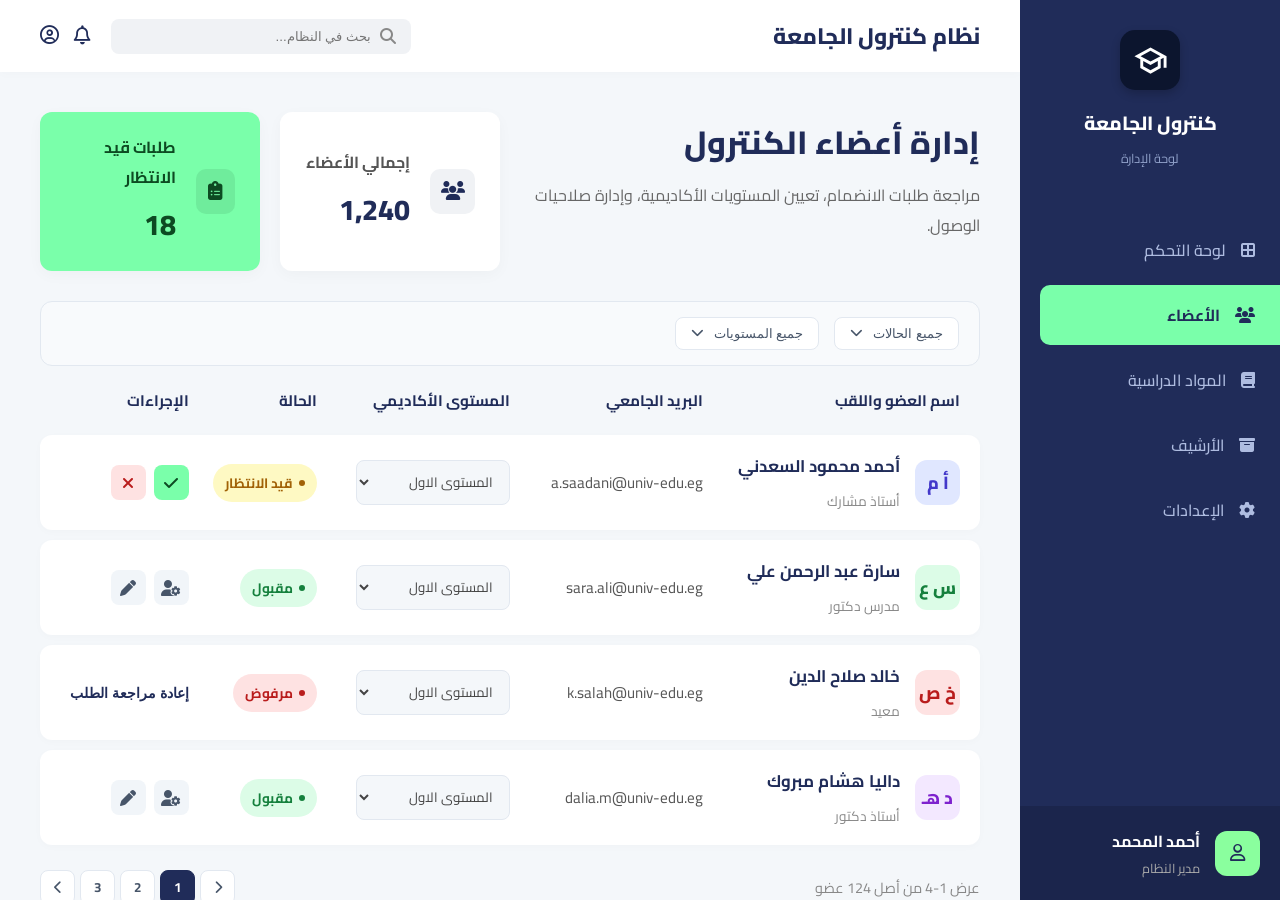
<file: ADMIN/إدارة الأعضاء.html>
<!DOCTYPE html>
<html lang="ar" dir="rtl">
<head>
    <meta charset="UTF-8">
    <meta name="viewport" content="width=device-width, initial-scale=1.0">
    <title>نظام كنترول الجامعة - إدارة الأعضاء</title>
   <link href="https://fonts.googleapis.com/css2?family=Cairo:wght@400;600;700;800&display=swap" rel="stylesheet">
    <link rel="stylesheet" href="https://cdnjs.cloudflare.com/ajax/libs/font-awesome/6.4.0/css/all.min.css">
    
    <style>
        /* الإعدادات الأساسية */
        * {
             margin: 0;
            padding: 0;
            box-sizing: border-box;
            font-family: 'Cairo', sans-serif;
        }

        body {
            background-color: #f4f7fa;
            color: #333;
            display: flex;
            height: 100vh;
            overflow: hidden;
        }

         /* القائمة الجانبية (Sidebar) */
        .sidebar {
            background-color: #202c59;
            color: white;
            width: 260px;
            display: flex;
            flex-direction: column;
            justify-content: space-between;
        }

        .sidebar-header {
            text-align: center;
            padding: 30px 20px;
            display: flex;
            flex-direction: column;
            align-items: center;
        }

        .logo-box {
            width: 60px;
            height: 60px;
            background-color: #0c152e;
            border-radius: 15px;
            display: flex;
            align-items: center;
            justify-content: center;
            margin-bottom: 15px;
            box-shadow: 0 4px 10px rgba(0,0,0,0.2);
        }

        .logo-box i {
            font-size: 2rem;
            color: #fff;
        }

        .sidebar-header h2 {
            font-size: 1.2rem;
            font-weight: 800;
        }

        .sidebar-header p {
            font-size: 0.8rem;
            color: #8fa0c9;
            margin-top: 5px;
        }

        .sidebar-menu {
            list-style: none;
            flex-grow: 1;
            margin-top: 20px;
            padding: 0;
        }

        .sidebar-menu li {
            margin-left: 20px;
            margin-bottom: 5px;
        }

        .sidebar-menu li a {
            padding: 15px 25px;
            border-radius: 10px 0 0 10px;
            display: flex;
            align-items: center;
            gap: 15px;
            cursor: pointer;
            transition: all 0.3s;
            font-weight: 500;
            color: #aebce0;
            text-decoration: none;
        }

        .sidebar-menu li a:hover {
            background-color: rgba(255, 255, 255, 0.05);
            color: white;
        }

        .sidebar-menu li.active a {
            background-color: #7affaa;
            color: #202c59;
            font-weight: 700;
        }

        .user-profile {
            padding: 20px;
            display: flex;
            align-items: center;
            gap: 15px;
            background-color: rgba(0, 0, 0, 0.15);
        }

        .user-avatar {
            width: 40px;
            height: 40px;
            background-color: #8aff9e;
            color: #202c59;
            border-radius: 50%;
            display: flex;
            align-items: center;
            justify-content: center;
            font-size: 1.2rem;
        }

        /* المحتوى الرئيسي */
        .main-content {
            flex: 1;
            display: flex;
            flex-direction: column;
            overflow-y: auto;
        }

        /* الشريط العلوي */
        .topbar {
            display: flex;
            justify-content: space-between;
            align-items: center;
            padding: 15px 40px;
            background-color: white;
            box-shadow: 0 2px 10px rgba(0,0,0,0.02);
            z-index: 10;
        }

        .topbar-right {
            display: flex;
            align-items: center;
            gap: 20px;
        }

        .topbar-title {
            color: #202c59;
            font-weight: 800;
            font-size: 1.4rem;
        }

        .search-container {
            position: relative;
        }

        .search-input {
            background-color: #f0f2f5;
            border: none;
            padding: 10px 40px 10px 15px;
            border-radius: 8px;
            width: 300px;
            outline: none;
            font-family: 'Tajawal', sans-serif;
        }

        .search-icon {
            position: absolute;
            right: 15px;
            top: 50%;
            transform: translateY(-50%);
            color: #888;
        }

        .topbar-icons {
            display: flex;
            gap: 15px;
            color: #202c59;
            font-size: 1.2rem;
            cursor: pointer;
        }

        /* منطقة المحتوى الداخلي */
        .content-area {
            padding: 40px;
            flex-grow: 1;
            display: flex;
            flex-direction: column; /* مهم جداً لدفع الفوتر للأسفل */
        }

        /* ترويسة الصفحة والإحصائيات */
        .header-section {
            display: flex;
            justify-content: space-between;
            align-items: flex-start;
            margin-bottom: 30px;
        }

        .page-title h1 {
            color: #202c59;
            font-size: 2rem;
            font-weight: 800;
            margin-bottom: 8px;
        }

        .page-title p {
            color: #666;
            font-size: 1rem;
        }

        .summary-cards {
            display: flex;
            gap: 20px;
        }

        .summary-card {
            background-color: white;
            border-radius: 12px;
            padding: 20px 25px;
            display: flex;
            align-items: center;
            gap: 20px;
            box-shadow: 0 4px 15px rgba(0,0,0,0.03);
            min-width: 220px;
        }

        .card-green {
            background-color: #7affaa;
            color: #0d4a22;
        }

        .card-green .card-value { color: #0d4a22; }
        .card-green .card-icon { background-color: rgba(13, 74, 34, 0.1); color: #0d4a22;}

        .card-info {
            display: flex;
            flex-direction: column;
        }

        .card-label {
            font-size: 1rem;
            font-weight: 700;
            margin-bottom: 5px;
            color: #555;
        }
        
        .card-green .card-label { color: #0d4a22; }

        .card-value {
            font-size: 1.8rem;
            font-weight: 800;
            color: #202c59;
        }

        .card-icon {
            background-color: #f0f2f5;
            color: #202c59;
            width: 45px;
            height: 45px;
            border-radius: 10px;
            display: flex;
            align-items: center;
            justify-content: center;
            font-size: 1.2rem;
        }

        /* أدوات التصفية (الفلاتر) */
        .filters-bar {
            background-color: #f8fafc;
            padding: 15px 20px;
            border-radius: 12px;
            display: flex;
            gap: 15px;
            margin-bottom: 20px;
            border: 1px solid #e2e8f0;
        }

        .filter-btn {
            background-color: white;
            border: 1px solid #e2e8f0;
            padding: 8px 15px;
            border-radius: 8px;
            font-family: 'Tajawal', sans-serif;
            font-weight: 500;
            color: #475569;
            display: flex;
            align-items: center;
            gap: 10px;
            cursor: pointer;
            outline: none;
        }

        /* جدول الأعضاء (قائمة) */
        .members-list {
            display: flex;
            flex-direction: column;
            gap: 10px;
        }

        .list-header {
            display: grid;
            grid-template-columns: 2fr 1.5fr 1.5fr 1fr 1fr;
            padding: 0 20px 10px 20px;
            color: #202c59;
            font-weight: 700;
            font-size: 0.95rem;
            text-align: right;
        }

        .member-row {
            background-color: white;
            border-radius: 12px;
            padding: 15px 20px;
            display: grid;
            grid-template-columns: 2fr 1.5fr 1.5fr 1fr 1fr;
            align-items: center;
            box-shadow: 0 2px 8px rgba(0,0,0,0.02);
            transition: transform 0.2s, box-shadow 0.2s;
        }

        .member-row:hover {
            transform: translateY(-2px);
            box-shadow: 0 4px 12px rgba(0,0,0,0.05);
        }

        /* عمود المستخدم */
        .user-col {
            display: flex;
            align-items: center;
            gap: 15px;
        }

        .user-avatar {
            width: 45px;
            height: 45px;
            border-radius: 12px;
            display: flex;
            align-items: center;
            justify-content: center;
            font-weight: 800;
            font-size: 1.1rem;
        }
        
        /* ألوان الرمزيات */
        .avatar-blue { background-color: #e0e7ff; color: #4338ca; }
        .avatar-green { background-color: #dcfce7; color: #15803d; }
        .avatar-red { background-color: #fee2e2; color: #b91c1c; }
        .avatar-purple { background-color: #f3e8ff; color: #7e22ce; }

        .user-details h4 {
            color: #202c59;
            font-size: 1.05rem;
            font-weight: 700;
            margin-bottom: 3px;
        }

        .user-details span {
            color: #888;
            font-size: 0.85rem;
        }

        /* عمود البريد */
        .email-col {
            color: #555;
            font-size: 0.95rem;
        }

        /* عمود المستوى القائمة المنسدلة */
        .level-select {
            background-color: #f4f7fa;
            border: 1px solid #e2e8f0;
            padding: 8px 12px;
            border-radius: 8px;
            font-family: 'cairo', sans-serif;
            color: #444;
            width: 80%;
            outline: none;
            cursor: pointer;
        }

        /* عمود الحالة (Badges) */
        .status-badge {
            display: inline-flex;
            align-items: center;
            gap: 6px;
            padding: 6px 12px;
            border-radius: 20px;
            font-size: 0.85rem;
            font-weight: 700;
        }

        .status-badge::before {
            content: "";
            display: inline-block;
            width: 6px;
            height: 6px;
            border-radius: 50%;
        }

        .badge-pending { background-color: #fef9c3; color: #a16207; }
        .badge-pending::before { background-color: #a16207; }

        .badge-accepted { background-color: #dcfce7; color: #15803d; }
        .badge-accepted::before { background-color: #15803d; }

        .badge-rejected { background-color: #fee2e2; color: #b91c1c; }
        .badge-rejected::before { background-color: #b91c1c; }

        /* عمود الإجراءات */
        .actions-col {
            display: flex;
            gap: 8px;
        }

        .action-btn {
            width: 35px;
            height: 35px;
            border: none;
            border-radius: 8px;
            display: flex;
            align-items: center;
            justify-content: center;
            cursor: pointer;
            font-size: 1rem;
            transition: 0.2s;
        }

        .btn-approve { background-color: #7affaa; color: #0d4a22; }
        .btn-reject { background-color: #fee2e2; color: #b91c1c; }
        .btn-edit { background-color: #f1f5f9; color: #475569; }
        .btn-settings { background-color: #f1f5f9; color: #475569; }
        
        .action-text-btn {
            background: none;
            border: none;
            color: #202c59;
            font-family: 'Tajawal', sans-serif;
            font-weight: 700;
            font-size: 0.9rem;
            cursor: pointer;
            text-decoration: none;
        }

        /* الترقيم (Pagination) */
        .pagination-area {
            display: flex;
            justify-content: space-between;
            align-items: center;
            margin-top: 25px;
            color: #888;
            font-size: 0.9rem;
        }

        .pagination-controls {
            display: flex;
            gap: 5px;
        }

        .page-btn {
            width: 35px;
            height: 35px;
            background-color: white;
            border: 1px solid #e2e8f0;
            border-radius: 8px;
            display: flex;
            align-items: center;
            justify-content: center;
            cursor: pointer;
            color: #475569;
            font-weight: 700;
        }

        .page-btn.active {
            background-color: #202c59;
            color: white;
            border-color: #202c59;
        }

        /* الفوتر الداخلي */
        .footer {
            margin-top: auto;
            padding-bottom: 2px;
            display: flex;
            justify-content: space-between;
            align-items: center;
            border-top: 1px solid #eaeaea;
            font-size: 0.9rem;
            color: #888;
        }

        .footer-links a {
            color: #888;
            text-decoration: none;
            margin-right: 15px;
        }

        .system-branding {
            display: flex;
            align-items: center;
            gap: 10px;
            color: #202c59;
            font-weight: 700;
        }
    </style>
</head>
<body>

     <aside class="sidebar">
    <div>
        <div class="sidebar-header">
            <div class="logo-box">
                <img src="data:image/svg+xml;utf8,<svg xmlns='http://www.w3.org/2000/svg' viewBox='0 0 24 24' fill='white'><path d='M12 3L1 9l4 2.18v6L12 21l7-3.82v-6l2-1.09V17h2V9L12 3zm6.82 6L12 12.72 5.18 9 12 5.28 18.82 9zM17 15.99l-5 2.73-5-2.73v-3.72l5 2.73 5-2.73v3.72z'/></svg>" alt="Logo" style="width: 35px;">
            </div>
            <h2>كنترول الجامعة</h2>
            <p>لوحة الإدارة</p>
        </div>
        
        <ul class="sidebar-menu">
            <li><a href="لوحة التحكم.html"><i class="fa-solid fa-border-all"></i> لوحة التحكم</a></li>
            <li class="active"><a href="#"><i class="fa-solid fa-users"></i> الأعضاء</a></li>
            <li><a href="إدارة المواد الدراسية.html"><i class="fa-solid fa-book"></i> المواد الدراسية</a></li>
            <li><a href="أرشيف المواد المكتملة.html"><i class="fa-solid fa-box-archive"></i> الأرشيف</a></li>
            <li><a href="اعدادات النظام.html"><i class="fa-solid fa-gear"></i> الإعدادات</a></li>
        </ul>
    </div>
     <div class="user-profile">
        <div class="user-avatar"><i class="fa-regular fa-user"></i></div>
        <div>
            <div style="font-weight: 700;">أحمد المحمد</div>
            <div style="font-size: 0.8rem; color: #aaa;">مدير النظام</div>
        </div>
    </div>
</aside>
       
    <main class="main-content">
        <header class="topbar">
            <div class="topbar-title">نظام كنترول الجامعة</div>
            <div class="topbar-right">
                <div class="search-container">
                    <i class="fa-solid fa-magnifying-glass search-icon"></i>
                    <input type="text" class="search-input" placeholder="بحث في النظام...">
                </div>
                <div class="topbar-icons">
                    <i class="fa-regular fa-bell"></i>
                    <i class="fa-regular fa-circle-user"></i>
                </div>
            </div>
        </header>

        <div class="content-area">
            
            <div class="header-section">
                <div class="page-title">
                    <h1>إدارة أعضاء الكنترول</h1>
                    <p>مراجعة طلبات الانضمام، تعيين المستويات الأكاديمية، وإدارة صلاحيات الوصول.</p>
                </div>

                <div class="summary-cards">
                    <div class="summary-card">
                        <div class="card-icon"><i class="fa-solid fa-users"></i></div>
                        <div class="card-info">
                            <span class="card-label">إجمالي الأعضاء</span>
                            <span class="card-value">1,240</span>
                        </div>
                    </div>
                    
                    <div class="summary-card card-green">
                        <div class="card-icon"><i class="fa-solid fa-clipboard-list"></i></div>
                        <div class="card-info">
                            <span class="card-label">طلبات قيد الانتظار</span>
                            <span class="card-value">18</span>
                        </div>
                    </div>
                </div>
            </div>

            <div class="filters-bar">
                <button class="filter-btn">
                    جميع الحالات <i class="fa-solid fa-chevron-down" style="font-size: 0.8rem;"></i>
                </button>
                <button class="filter-btn">
                    جميع المستويات <i class="fa-solid fa-chevron-down" style="font-size: 0.8rem;"></i>
                </button>
            </div>

            <div class="members-list">
                <div class="list-header">
                    <div>اسم العضو واللقب</div>
                    <div>البريد الجامعي</div>
                    <div>المستوى الأكاديمي</div>
                    <div>الحالة</div>
                    <div>الإجراءات</div>
                </div>

                <div class="member-row">
                    <div class="user-col">
                        <div class="user-avatar avatar-blue">أ م</div>
                        <div class="user-details">
                            <h4>أحمد محمود السعدني</h4>
                            <span>أستاذ مشارك</span>
                        </div>
                    </div>
                    <div class="email-col">a.saadani@univ-edu.eg</div>
                    <div>
                        <select class="level-select">
                            <option>المستوى الاول</option>
                            <option>المستوى الثاني</option>
                            <option>المستوى الثالث</option>
                            <option>المستوى الرابع</option>
                        </select>
                    </div>
                    <div><span class="status-badge badge-pending">قيد الانتظار</span></div>
                    <div class="actions-col">
                        <button class="action-btn btn-approve"><i class="fa-solid fa-check"></i></button>
                        <button class="action-btn btn-reject"><i class="fa-solid fa-xmark"></i></button>
                    </div>
                </div>

                <div class="member-row">
                    <div class="user-col">
                        <div class="user-avatar avatar-green">س ع</div>
                        <div class="user-details">
                            <h4>سارة عبد الرحمن علي</h4>
                            <span>مدرس دكتور</span>
                        </div>
                    </div>
                    <div class="email-col">sara.ali@univ-edu.eg</div>
                    <div>
                        <select class="level-select">
                            <option>المستوى الاول</option>
                            <option>المستوى الثاني</option>
                            <option>المستوى الثالث</option>
                            <option>المستوى الرابع</option>
                        </select>
                    </div>
                    <div><span class="status-badge badge-accepted">مقبول</span></div>
                    <div class="actions-col">
                        <button class="action-btn btn-settings"><i class="fa-solid fa-user-gear"></i></button>
                        <button class="action-btn btn-edit"><i class="fa-solid fa-pen"></i></button>
                    </div>
                </div>

                <div class="member-row">
                    <div class="user-col">
                        <div class="user-avatar avatar-red">خ ص</div>
                        <div class="user-details">
                            <h4>خالد صلاح الدين</h4>
                            <span>معيد</span>
                        </div>
                    </div>
                    <div class="email-col">k.salah@univ-edu.eg</div>
                    <div>
                        <select class="level-select">
                            <option>المستوى الاول</option>
                            <option>المستوى الثاني</option>
                            <option>المستوى الثالث</option>
                            <option>المستوى الرابع</option>
                        </select>
                    </div>
                    <div><span class="status-badge badge-rejected">مرفوض</span></div>
                    <div class="actions-col">
                        <button class="action-text-btn">إعادة مراجعة الطلب</button>
                    </div>
                </div>

                <div class="member-row">
                    <div class="user-col">
                        <div class="user-avatar avatar-purple">د هـ</div>
                        <div class="user-details">
                            <h4>داليا هشام مبروك</h4>
                            <span>أستاذ دكتور</span>
                        </div>
                    </div>
                    <div class="email-col">dalia.m@univ-edu.eg</div>
                    <div>
                        <select class="level-select">
                            <option>المستوى الاول</option>
                            <option>المستوى الثاني</option>
                            <option>المستوى الثالث</option>
                            <option>المستوى الرابع</option>
                        </select>
                    </div>
                    <div><span class="status-badge badge-accepted">مقبول</span></div>
                    <div class="actions-col">
                        <button class="action-btn btn-settings"><i class="fa-solid fa-user-gear"></i></button>
                        <button class="action-btn btn-edit"><i class="fa-solid fa-pen"></i></button>
                    </div>
                </div>

            </div>

            <div class="pagination-area">
                <div>عرض 1-4 من أصل 124 عضو</div>
                <div class="pagination-controls">
                    <button class="page-btn"><i class="fa-solid fa-chevron-right"></i></button>
                    <button class="page-btn active">1</button>
                    <button class="page-btn">2</button>
                    <button class="page-btn">3</button>
                    <button class="page-btn"><i class="fa-solid fa-chevron-left"></i></button>
                </div>
            </div>

            <div class="footer">
                <div class="system-branding">
                    <i class="fa-solid fa-shield-halved"></i> نظام كنترول الجامعة
                    <span style="color: #ccc; margin: 0 10px;">|</span>
                    <span style="color: #888; font-weight: normal;">© جميع الحقوق محفوظة لجامعة كنترول</span>
                </div>
                <div class="footer-links">
                    <a href="#">سياسة الخصوصية</a>
                    <a href="#">الدعم الفني</a>
                    <a href="#">اتصل بنا</a>
                </div>
            </div>

        </div>
    </main>
</body>
</html>
</file>
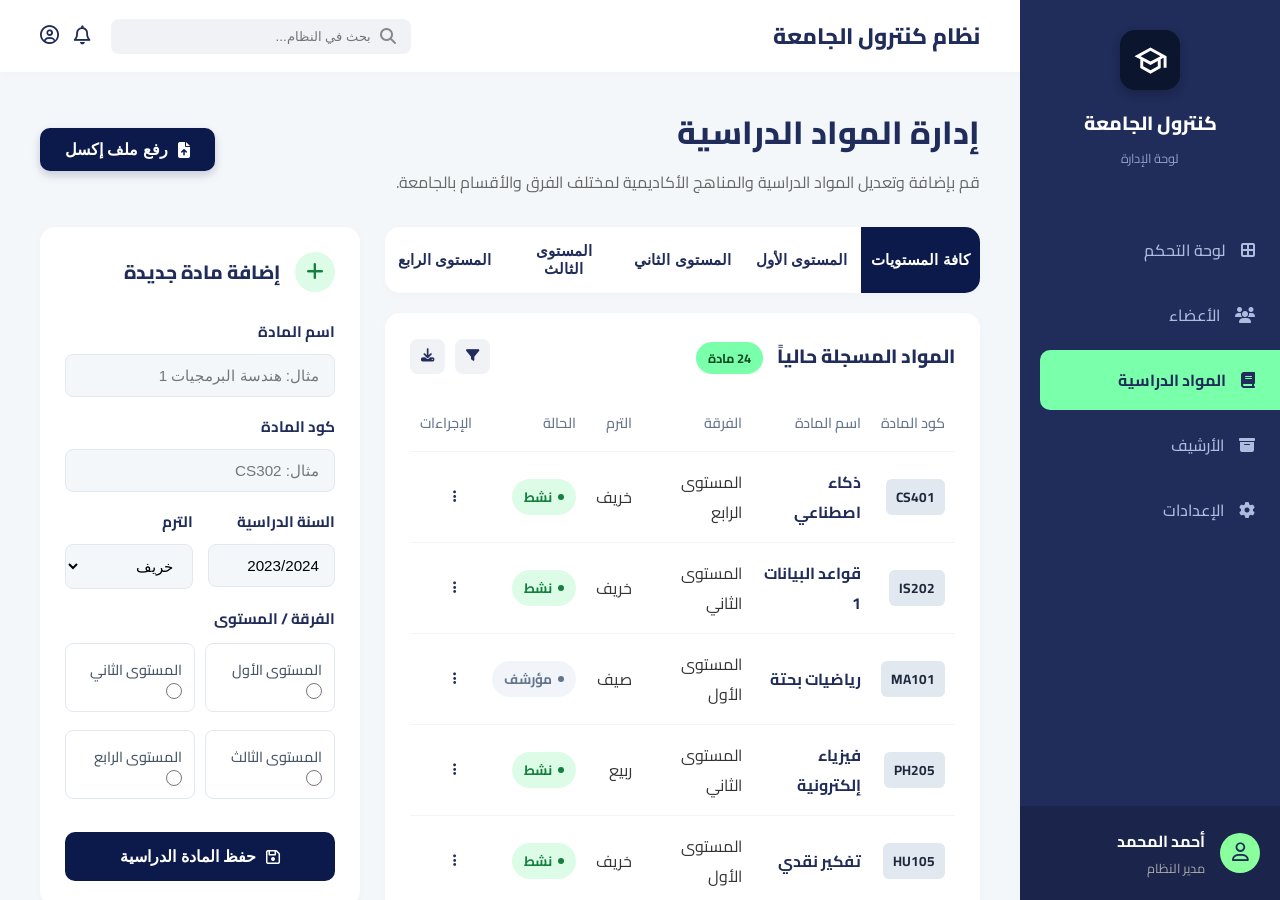
<file: ADMIN/إدارة المواد الدراسية.html>
<html lang="ar" dir="rtl">
<head>
    <meta charset="UTF-8">
    <meta name="viewport" content="width=device-width, initial-scale=1.0">
    <title>نظام كنترول الجامعة - إدارة المواد الدراسية</title>
  <link href="https://fonts.googleapis.com/css2?family=Cairo:wght@400;600;700;800&display=swap" rel="stylesheet">
    <link rel="stylesheet" href="https://cdnjs.cloudflare.com/ajax/libs/font-awesome/6.4.0/css/all.min.css">
    
    <style>
        /* الإعدادات الأساسية */
        * {
            margin: 0;
            padding: 0;
            box-sizing: border-box;
            font-family: 'Cairo', sans-serif;
        }

        body {
            background-color: #f4f7fa;
            color: #333;
            display: flex;
            height: 100vh;
            overflow: hidden;
        }

        
        /* القائمة الجانبية (Sidebar) */
.sidebar {
    background-color: #202c59;
    color: white;
    width: 260px;
    display: flex;
    flex-direction: column;
    justify-content: space-between;
}

.sidebar-header {
    text-align: center;
    padding: 30px 20px;
    display: flex;
    flex-direction: column;
    align-items: center;
}

.logo-box {
    width: 60px;
    height: 60px;
    background-color: #0c152e;
    border-radius: 15px;
    display: flex;
    align-items: center;
    justify-content: center;
    margin-bottom: 15px;
    box-shadow: 0 4px 10px rgba(0,0,0,0.2);
}

.logo-box i {
    font-size: 2rem;
    color: #fff;
}

.sidebar-header h2 {
    font-size: 1.2rem;
    font-weight: 800;
}

.sidebar-header p {
    font-size: 0.8rem;
    color: #8fa0c9;
    margin-top: 5px;
}

.sidebar-menu {
    list-style: none;
    flex-grow: 1;
    margin-top: 20px;
    padding: 0; /* Ensures no default padding on the ul */
}

.sidebar-menu li {
    margin-left: 20px;
    margin-bottom: 5px;
}

/* Target the link inside the list item for the clickable area */
.sidebar-menu li a {
    padding: 15px 25px;
    border-radius: 10px 0 0 10px;
    display: flex;
    align-items: center;
    gap: 15px;
    cursor: pointer;
    transition: all 0.3s;
    font-weight: 500;
    color: #aebce0;
    text-decoration: none; /* Removes the default link underline */
}

.sidebar-menu li a:hover {
    background-color: rgba(255, 255, 255, 0.05);
    color: white;
}

.sidebar-menu li.active a {
    background-color: #7affaa;
    color: #202c59;
    font-weight: 700;
}

.user-profile {
    padding: 20px;
    display: flex;
    align-items: center;
    gap: 15px;
    background-color: rgba(0, 0, 0, 0.15);
}

.user-avatar {
    width: 40px;
    height: 40px;
    background-color: #8aff9e;
    color: #202c59;
    border-radius: 50%;
    display: flex;
    align-items: center;
    justify-content: center;
    font-size: 1.2rem;
}

        /* المحتوى الرئيسي */
        .main-content {
            flex: 1;
            display: flex;
            flex-direction: column;
            overflow-y: auto;
        }

        /* الشريط العلوي */
        .topbar {
            display: flex;
            justify-content: space-between;
            align-items: center;
            padding: 15px 40px;
            background-color: white;
            box-shadow: 0 2px 10px rgba(0,0,0,0.02);
            z-index: 10;
        }

        .topbar-right {
            display: flex;
            align-items: center;
            gap: 20px;
        }

        .topbar-title {
            color: #202c59;
            font-weight: 800;
            font-size: 1.4rem;
        }

        .search-container {
            position: relative;
        }

        .search-input {
            background-color: #f0f2f5;
            border: none;
            padding: 10px 40px 10px 15px;
            border-radius: 8px;
            width: 300px;
            outline: none;
            font-family: 'Tajawal', sans-serif;
        }

        .search-icon {
            position: absolute;
            right: 15px;
            top: 50%;
            transform: translateY(-50%);
            color: #888;
        }

        .topbar-icons {
            display: flex;
            gap: 15px;
            color: #202c59;
            font-size: 1.2rem;
            cursor: pointer;
        }
        /* منطقة المحتوى الداخلي */
        .content-area {
            padding: 30px 40px;
            flex-grow: 1;
        }

        /* ترويسة الصفحة */
        .page-header {
            display: flex;
            justify-content: space-between;
            align-items: center;
            margin-bottom: 30px;
        }

        .page-title h1 {
            color: #202c59;
            font-size: 2rem;
            font-weight: 800;
            margin-bottom: 5px;
        }

        .page-title p {
            color: #666;
            font-size: 1rem;
        }

        .btn-upload {
            background-color: #0c1a4b;
            color: white;
            border: none;
            padding: 12px 25px;
            border-radius: 10px;
            font-family: 'Tajawal', sans-serif;
            font-weight: 700;
            font-size: 1rem;
            display: flex;
            align-items: center;
            gap: 10px;
            cursor: pointer;
            box-shadow: 0 4px 10px rgba(12, 26, 75, 0.2);
            transition: 0.3s;
        }

        .btn-upload:hover {
            background-color: #1a2a6b;
        }

        /* تخطيط الشبكة الرئيسي (يمين: جدول، يسار: نموذج) */
        .courses-grid {
            display: grid;
            grid-template-columns: 1fr 320px;
            gap: 25px;
        }

        /* القسم الأيمن: قائمة المواد والتصفية */
        .filters-bar {
            display: flex;
            background-color: white;
            border-radius: 15px;
            overflow: hidden;
            margin-bottom: 20px;
            box-shadow: 0 2px 10px rgba(0,0,0,0.02);
        }

        .filter-tab {
            flex: 1;
            padding: 15px 10px;
            text-align: center;
            background: none;
            border: none;
            font-family: 'Tajawal', sans-serif;
            font-weight: 700;
            color: #202c59;
            cursor: pointer;
            transition: 0.3s;
            font-size: 0.95rem;
        }

        .filter-tab.active {
            background-color: #0c1a4b;
            color: white;
        }

        .filter-tab:not(.active):hover {
            background-color: #f8fafc;
        }

        /* حاوية الجدول */
        .table-container {
            background-color: white;
            border-radius: 15px;
            padding: 25px;
            box-shadow: 0 2px 10px rgba(0,0,0,0.02);
        }

        .table-header-title {
            display: flex;
            justify-content: space-between;
            align-items: center;
            margin-bottom: 20px;
        }

        .table-header-title h3 {
            color: #202c59;
            font-size: 1.2rem;
            font-weight: 800;
        }

        .title-badge {
            background-color: #7affaa;
            color: #0d4a22;
            padding: 4px 12px;
            border-radius: 20px;
            font-size: 0.8rem;
            font-weight: 700;
            margin-right: 10px;
        }

        .table-actions {
            display: flex;
            gap: 10px;
        }

        .icon-btn {
            background-color: #f0f2f5;
            border: none;
            width: 35px;
            height: 35px;
            border-radius: 8px;
            display: flex;
            align-items: center;
            justify-content: center;
            color: #202c59;
            cursor: pointer;
            transition: 0.2s;
        }
        .icon-btn:hover { background-color: #e2e8f0; }

        /* الجدول */
        .courses-table {
            width: 100%;
            border-collapse: collapse;
        }

        .courses-table th {
            text-align: right;
            padding: 15px 10px;
            color: #64748b;
            font-weight: 500;
            font-size: 0.9rem;
            border-bottom: 1px solid #f1f5f9;
        }

        .courses-table td {
            padding: 15px 10px;
            border-bottom: 1px solid #f1f5f9;
            vertical-align: middle;
        }

        .code-badge {
            background-color: #e2e8f0;
            color: #1e293b;
            padding: 5px 10px;
            border-radius: 6px;
            font-weight: 700;
            font-size: 0.85rem;
            display: inline-block;
        }

        .course-name {
            color: #202c59;
            font-weight: 700;
        }

        .status-badge {
            display: inline-flex;
            align-items: center;
            gap: 6px;
            padding: 5px 12px;
            border-radius: 20px;
            font-size: 0.85rem;
            font-weight: 700;
        }

        .status-badge::before {
            content: "";
            display: inline-block;
            width: 6px;
            height: 6px;
            border-radius: 50%;
        }

        .badge-active { background-color: #dcfce7; color: #15803d; }
        .badge-active::before { background-color: #15803d; }

        .badge-archived { background-color: #f1f5f9; color: #64748b; }
        .badge-archived::before { background-color: #64748b; }

        /* الترقيم (Pagination) */
        .pagination-area {
            display: flex;
            justify-content: space-between;
            align-items: center;
            margin-top: 25px;
            color: #888;
            font-size: 0.9rem;
        }

        .pagination-controls {
            display: flex;
            gap: 5px;
        }

        .page-btn {
            width: 35px;
            height: 35px;
            background-color: white;
            border: 1px solid #e2e8f0;
            border-radius: 8px;
            display: flex;
            align-items: center;
            justify-content: center;
            cursor: pointer;
            color: #475569;
            font-weight: 700;
        }

        .page-btn.active {
            background-color: #202c59;
            color: white;
            border-color: #202c59;
        }

        /* زر الإضافة العائم */
        .fab-btn {
            width: 50px;
            height: 50px;
            background-color: #7affaa;
            color: #0d4a22;
            border: none;
            border-radius: 12px;
            font-size: 1.5rem;
            display: flex;
            align-items: center;
            justify-content: center;
            cursor: pointer;
            box-shadow: 0 4px 15px rgba(122, 255, 170, 0.4);
            margin-right: 15px; /* مسافة عن الترقيم */
        }

        /* القسم الأيسر: نموذج الإضافة والنصيحة */
        .left-panel {
            display: flex;
            flex-direction: column;
            gap: 20px;
        }

        .form-card {
            background-color: white;
            border-radius: 15px;
            padding: 25px;
            box-shadow: 0 2px 10px rgba(0,0,0,0.02);
        }

        .form-header {
            display: flex;
            align-items: center;
            gap: 15px;
            margin-bottom: 25px;
        }

        .form-icon {
            width: 40px;
            height: 40px;
            background-color: #dcfce7;
            color: #15803d;
            border-radius: 50%;
            display: flex;
            align-items: center;
            justify-content: center;
            font-size: 1.2rem;
        }

        .form-header h3 {
            color: #202c59;
            font-size: 1.2rem;
            font-weight: 800;
        }

        .form-group {
            margin-bottom: 15px;
        }

        .form-group label {
            display: block;
            color: #202c59;
            font-weight: 700;
            font-size: 0.95rem;
            margin-bottom: 8px;
        }

        .form-control {
            width: 100%;
            background-color: #f4f7fa;
            border: 1px solid #e2e8f0;
            padding: 12px 15px;
            border-radius: 8px;
            font-family: 'Tajawal', sans-serif;
            font-size: 0.95rem;
            outline: none;
            transition: border-color 0.2s;
        }

        .form-control:focus {
            border-color: #202c59;
        }

        .form-row {
            display: grid;
            grid-template-columns: 1fr 1fr;
            gap: 15px;
        }

        /* أزرار الراديو للمستوى */
        .radio-grid {
            display: grid;
            grid-template-columns: 1fr 1fr;
            gap: 10px;
            margin-top: 10px;
        }

        .radio-card {
            border: 1px solid #e2e8f0;
            border-radius: 8px;
            padding: 12px;
            display: flex;
            align-items: center;
            justify-content: space-between;
            cursor: pointer;
            transition: 0.2s;
        }

        .radio-card:hover { border-color: #cbd5e1; }
        
        .radio-card span {
            color: #475569;
            font-weight: 500;
            font-size: 0.9rem;
        }

        .radio-card input[type="radio"] {
            accent-color: #202c59;
            width: 16px;
            height: 16px;
        }

        .btn-submit {
            width: 100%;
            background-color: #0c1a4b;
            color: white;
            border: none;
            padding: 15px;
            border-radius: 10px;
            font-family: 'Tajawal', sans-serif;
            font-weight: 700;
            font-size: 1rem;
            display: flex;
            align-items: center;
            justify-content: center;
            gap: 10px;
            margin-top: 25px;
            cursor: pointer;
            transition: 0.3s;
        }

        .btn-submit:hover { background-color: #1a2a6b; }

        /* صندوق النصيحة الذكية */
        .smart-tip-box {
            background-color: #1a2449;
            color: white;
            border-radius: 15px;
            padding: 25px;
            position: relative;
            overflow: hidden;
        }

        .smart-tip-box::after {
            content: "";
            position: absolute;
            bottom: -20px;
            left: -20px;
            width: 80px;
            height: 80px;
            border-radius: 50%;
            border: 15px solid rgba(255,255,255,0.05);
        }

        .smart-tip-box h4 {
            font-size: 1.1rem;
            font-weight: 800;
            margin-bottom: 10px;
            display: flex;
            align-items: center;
            gap: 10px;
        }

        .smart-tip-box p {
            color: #aebce0;
            font-size: 0.9rem;
            line-height: 1.6;
            position: relative;
            z-index: 1;
        }

    </style>
</head>
<body>

    <aside class="sidebar">
    <div>
         <div class="sidebar-header">
            <div class="logo-box">
                <img src="data:image/svg+xml;utf8,<svg xmlns='http://www.w3.org/2000/svg' viewBox='0 0 24 24' fill='white'><path d='M12 3L1 9l4 2.18v6L12 21l7-3.82v-6l2-1.09V17h2V9L12 3zm6.82 6L12 12.72 5.18 9 12 5.28 18.82 9zM17 15.99l-5 2.73-5-2.73v-3.72l5 2.73 5-2.73v3.72z'/></svg>" alt="Logo" style="width: 35px;">
            </div>
            <h2>كنترول الجامعة</h2>
            <p>لوحة الإدارة</p>
        </div>
        
        <ul class="sidebar-menu">
            <li><a href="#"><i class="fa-solid fa-border-all"></i> لوحة التحكم</a></li>
            <li><a href="إدارة الأعضاء.html"><i class="fa-solid fa-users"></i> الأعضاء</a></li>
            <li class="active"><a href="#"><i class="fa-solid fa-book"></i> المواد الدراسية</a></li>
            <li><a href="أرشيف المواد المكتملة.html"><i class="fa-solid fa-box-archive"></i> الأرشيف</a></li>
            <li><a href="اعدادات النظام.html"><i class="fa-solid fa-gear"></i> الإعدادات</a></li>
        </ul>
    </div>

    <div class="user-profile">
        <div class="user-avatar"><i class="fa-regular fa-user"></i></div>
        <div>
            <div style="font-weight: 700;">أحمد المحمد</div>
            <div style="font-size: 0.8rem; color: #aaa;">مدير النظام</div>
        </div>
    </div>
</aside>

    <main class="main-content">
        <header class="topbar">
            <div class="topbar-title">نظام كنترول الجامعة</div>
            <div class="topbar-right">
                <div class="search-container">
                    <i class="fa-solid fa-magnifying-glass search-icon"></i>
                    <input type="text" class="search-input" placeholder="بحث في النظام...">
                </div>
                <div class="topbar-icons">
                    <i class="fa-regular fa-bell"></i>
                    <i class="fa-regular fa-circle-user"></i>
                </div>
            </div>
        </header>

        <div class="content-area">
            
            <div class="page-header">
                <div class="page-title">
                    <h1>إدارة المواد الدراسية</h1>
                    <p>قم بإضافة وتعديل المواد الدراسية والمناهج الأكاديمية لمختلف الفرق والأقسام بالجامعة.</p>
                </div>
                <button class="btn-upload">
                    <i class="fa-solid fa-file-arrow-up"></i> رفع ملف إكسل
                </button>
            </div>

            <div class="courses-grid">
                
                <div class="right-panel">
                    
                    <div class="filters-bar">
                        <button class="filter-tab active">كافة المستويات</button>
                        <button class="filter-tab">المستوى الأول</button>
                        <button class="filter-tab">المستوى الثاني</button>
                        <button class="filter-tab">المستوى الثالث</button>
                        <button class="filter-tab">المستوى الرابع</button>
                    </div>

                    <div class="table-container">
                        <div class="table-header-title">
                            <div>
                                <h3>المواد المسجلة حالياً <span class="title-badge">24 مادة</span></h3>
                            </div>
                            <div class="table-actions">
                                <button class="icon-btn"><i class="fa-solid fa-filter"></i></button>
                                <button class="icon-btn"><i class="fa-solid fa-download"></i></button>
                            </div>
                        </div>

                        <table class="courses-table">
                            <thead>
                                <tr>
                                    <th>كود المادة</th>
                                    <th>اسم المادة</th>
                                    <th>الفرقة</th>
                                    <th>الترم</th>
                                    <th>الحالة</th>
                                    <th>الإجراءات</th>
                                </tr>
                            </thead>
                            <tbody>
                                <tr>
                                    <td><span class="code-badge">CS401</span></td>
                                    <td class="course-name">ذكاء اصطناعي</td>
                                    <td>المستوى الرابع</td>
                                    <td>خريف</td>
                                    <td><span class="status-badge badge-active">نشط</span></td>
                                    <td><button class="icon-btn" style="background:none;"><i class="fa-solid fa-ellipsis-vertical"></i></button></td>
                                </tr>
                                <tr>
                                    <td><span class="code-badge">IS202</span></td>
                                    <td class="course-name">قواعد البيانات 1</td>
                                    <td>المستوى الثاني</td>
                                    <td>خريف</td>
                                    <td><span class="status-badge badge-active">نشط</span></td>
                                    <td><button class="icon-btn" style="background:none;"><i class="fa-solid fa-ellipsis-vertical"></i></button></td>
                                </tr>
                                <tr>
                                    <td><span class="code-badge">MA101</span></td>
                                    <td class="course-name">رياضيات بحتة</td>
                                    <td>المستوى الأول</td>
                                    <td>صيف</td>
                                    <td><span class="status-badge badge-archived">مؤرشف</span></td>
                                    <td><button class="icon-btn" style="background:none;"><i class="fa-solid fa-ellipsis-vertical"></i></button></td>
                                </tr>
                                <tr>
                                    <td><span class="code-badge">PH205</span></td>
                                    <td class="course-name">فيزياء إلكترونية</td>
                                    <td>المستوى الثاني</td>
                                    <td>ربيع</td>
                                    <td><span class="status-badge badge-active">نشط</span></td>
                                    <td><button class="icon-btn" style="background:none;"><i class="fa-solid fa-ellipsis-vertical"></i></button></td>
                                </tr>
                                <tr>
                                    <td><span class="code-badge">HU105</span></td>
                                    <td class="course-name">تفكير نقدي</td>
                                    <td>المستوى الأول</td>
                                    <td>خريف</td>
                                    <td><span class="status-badge badge-active">نشط</span></td>
                                    <td><button class="icon-btn" style="background:none;"><i class="fa-solid fa-ellipsis-vertical"></i></button></td>
                                </tr>
                            </tbody>
                        </table>

                        <div class="pagination-area">
                            <div style="display:flex; align-items:center;">
                                <button class="fab-btn"><i class="fa-solid fa-plus"></i></button>
                            </div>
                            <div style="display:flex; align-items:center; gap: 20px;">
                                <span>عرض 1-5 من أصل 24 مادة</span>
                                <div class="pagination-controls">
                                    <button class="page-btn"><i class="fa-solid fa-chevron-right"></i></button>
                                    <button class="page-btn active">1</button>
                                    <button class="page-btn">2</button>
                                    <button class="page-btn">3</button>
                                    <button class="page-btn"><i class="fa-solid fa-chevron-left"></i></button>
                                </div>
                            </div>
                        </div>

                    </div>
                </div>

                <div class="left-panel">
                    
                    <div class="form-card">
                        <div class="form-header">
                            <div class="form-icon"><i class="fa-solid fa-plus"></i></div>
                            <h3>إضافة مادة جديدة</h3>
                        </div>

                        <form>
                            <div class="form-group">
                                <label>اسم المادة</label>
                                <input type="text" class="form-control" placeholder="مثال: هندسة البرمجيات 1">
                            </div>

                            <div class="form-group">
                                <label>كود المادة</label>
                                <input type="text" class="form-control" placeholder="مثال: CS302">
                            </div>

                            <div class="form-row">
                                <div class="form-group">
                                    <label>السنة الدراسية</label>
                                    <input type="text" class="form-control" value="2023/2024" dir="ltr" style="text-align:right;">
                                </div>
                                <div class="form-group">
                                    <label>الترم</label>
                                    <select class="form-control" style="cursor: pointer;">
                                        <option>خريف</option>
                                        <option>ربيع</option>
                                        <option>صيف</option>
                                    </select>
                                </div>
                            </div>

                            <div class="form-group">
                                <label>الفرقة / المستوى</label>
                                <div class="radio-grid">
                                    <label class="radio-card">
                                        <span>المستوى الأول</span>
                                        <input type="radio" name="level">
                                    </label>
                                    <label class="radio-card">
                                        <span>المستوى الثاني</span>
                                        <input type="radio" name="level">
                                    </label>
                                    <label class="radio-card">
                                        <span>المستوى الثالث</span>
                                        <input type="radio" name="level">
                                    </label>
                                    <label class="radio-card">
                                        <span>المستوى الرابع</span>
                                        <input type="radio" name="level">
                                    </label>
                                </div>
                            </div>

                            <button type="button" class="btn-submit">
                                <i class="fa-regular fa-floppy-disk"></i> حفظ المادة الدراسية
                            </button>
                        </form>
                    </div>

                    <div class="smart-tip-box">
                        <h4>نصيحة ذكية</h4>
                        <p>تأكد من مطابقة كود المادة مع اللائحة الداخلية للكلية لتجنب تكرار النتائج في سجلات الطلاب.</p>
                    </div>

                </div>
            </div>

        </div>
    </main>
</body>
</html>
</file>
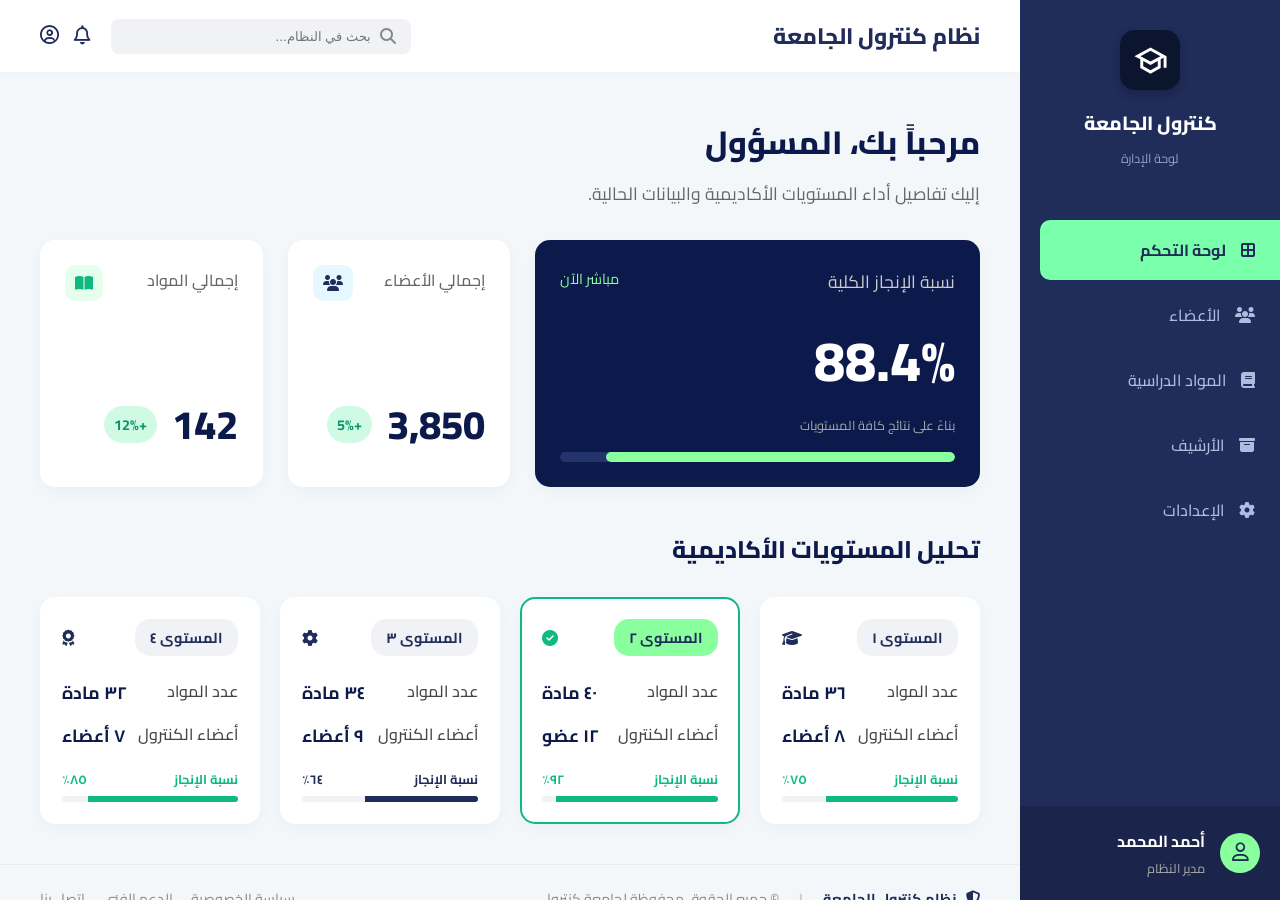
<file: ADMIN/لوحة التحكم.html>
<!DOCTYPE html>
<html lang="ar" dir="rtl">
<head>
    <meta charset="UTF-8">
    <meta name="viewport" content="width=device-width, initial-scale=1.0">
    <title>نظام كنترول الجامعة - لوحة التحكم</title>
    <link href="https://fonts.googleapis.com/css2?family=Cairo:wght@400;600;700;800&display=swap" rel="stylesheet">
    <link rel="stylesheet" href="https://cdnjs.cloudflare.com/ajax/libs/font-awesome/6.4.0/css/all.min.css">
    
    <style>
        /* الإعدادات الأساسية */
        * {
            margin: 0;
            padding: 0;
            box-sizing: border-box;
            font-family: 'Cairo', sans-serif;
        }

        body {
            background-color: #f4f7f9;
            color: #333;
            display: flex;
            height: 100vh;
            overflow: hidden;
        }

  
        /* القائمة الجانبية (Sidebar) */
.sidebar {
    background-color: #202c59;
    color: white;
    width: 260px;
    display: flex;
    flex-direction: column;
    justify-content: space-between;
}

.sidebar-header {
    text-align: center;
    padding: 30px 20px;
    display: flex;
    flex-direction: column;
    align-items: center;
}

.logo-box {
    width: 60px;
    height: 60px;
    background-color: #0c152e;
    border-radius: 15px;
    display: flex;
    align-items: center;
    justify-content: center;
    margin-bottom: 15px;
    box-shadow: 0 4px 10px rgba(0,0,0,0.2);
}

.logo-box i {
    font-size: 2rem;
    color: #fff;
}

.sidebar-header h2 {
    font-size: 1.2rem;
    font-weight: 800;
}

.sidebar-header p {
    font-size: 0.8rem;
    color: #8fa0c9;
    margin-top: 5px;
}

.sidebar-menu {
    list-style: none;
    flex-grow: 1;
    margin-top: 20px;
    padding: 0; /* Ensures no default padding on the ul */
}

.sidebar-menu li {
    margin-left: 20px;
    margin-bottom: 5px;
}

/* Target the link inside the list item for the clickable area */
.sidebar-menu li a {
    padding: 15px 25px;
    border-radius: 10px 0 0 10px;
    display: flex;
    align-items: center;
    gap: 15px;
    cursor: pointer;
    transition: all 0.3s;
    font-weight: 500;
    color: #aebce0;
    text-decoration: none; /* Removes the default link underline */
}

.sidebar-menu li a:hover {
    background-color: rgba(255, 255, 255, 0.05);
    color: white;
}

.sidebar-menu li.active a {
    background-color: #7affaa;
    color: #202c59;
    font-weight: 700;
}

.user-profile {
    padding: 20px;
    display: flex;
    align-items: center;
    gap: 15px;
    background-color: rgba(0, 0, 0, 0.15);
}

.user-avatar {
    width: 40px;
    height: 40px;
    background-color: #8aff9e;
    color: #202c59;
    border-radius: 50%;
    display: flex;
    align-items: center;
    justify-content: center;
    font-size: 1.2rem;
}

        /* المحتوى الرئيسي */
        .main-content {
            flex: 1;
            display: flex;
            flex-direction: column;
            overflow-y: auto;
        }

        /* الشريط العلوي */
        .topbar {
            display: flex;
            justify-content: space-between;
            align-items: center;
            padding: 15px 40px;
            background-color: white;
            box-shadow: 0 2px 10px rgba(0,0,0,0.02);
            z-index: 10;
        }

        .topbar-right {
            display: flex;
            align-items: center;
            gap: 20px;
        }

        .topbar-title {
            color: #202c59;
            font-weight: 800;
            font-size: 1.4rem;
        }

        .search-container {
            position: relative;
        }

        .search-input {
            background-color: #f0f2f5;
            border: none;
            padding: 10px 40px 10px 15px;
            border-radius: 8px;
            width: 300px;
            outline: none;
            font-family: 'Tajawal', sans-serif;
        }

        .search-icon {
            position: absolute;
            right: 15px;
            top: 50%;
            transform: translateY(-50%);
            color: #888;
        }

        .topbar-icons {
            display: flex;
            gap: 15px;
            color: #202c59;
            font-size: 1.2rem;
            cursor: pointer;
        }

        /* منطقة المحتوى */
        .content-area {
            padding: 40px;
        }

        .welcome-text {
            margin-bottom: 30px;
        }

        .welcome-text h1 {
            color: #0c1a4b;
            font-size: 2rem;
            font-weight: 800;
            margin-bottom: 5px;
        }

        .welcome-text p {
            color: #666;
            font-size: 1.1rem;
        }

        /* البطاقات العلوية */
        .stats-grid {
            display: grid;
            grid-template-columns: 2fr 1fr 1fr;
            gap: 25px;
            margin-bottom: 40px;
        }

        .card {
            background-color: white;
            border-radius: 15px;
            padding: 25px;
            box-shadow: 0 5px 15px rgba(0,0,0,0.03);
            display: flex;
            flex-direction: column;
            justify-content: space-between;
        }

        .card-dark {
            background-color: #0c1a4b;
            color: white;
            position: relative;
        }

        .live-badge {
            position: absolute;
            top: 25px;
            left: 25px;
            font-size: 0.9rem;
            color: #8aff9e;
        }

        .completion-rate {
            font-size: 3.5rem;
            font-weight: 800;
            margin-top: 10px;
        }

        .main-progress-bg {
            background-color: #22346b;
            height: 10px;
            border-radius: 5px;
            margin-top: 15px;
            overflow: hidden;
        }

        .main-progress-fill {
            background-color: #8aff9e;
            height: 100%;
            width: 0%; 
            border-radius: 5px;
            transition: width 1.5s ease-out;
        }

        .stat-header {
            display: flex;
            justify-content: space-between;
            color: #666;
            font-weight: 500;
        }

        .stat-icon {
            background-color: #e6f7ff;
            color: #202c59;
            padding: 10px;
            border-radius: 10px;
        }

        .stat-value-container {
            display: flex;
            align-items: center;
            gap: 15px;
            margin-top: 15px;
        }

        .stat-value {
            font-size: 2.5rem;
            font-weight: 800;
            color: #0c1a4b;
        }

        .badge-green {
            background-color: #d1fae5;
            color: #059669;
            padding: 5px 10px;
            border-radius: 20px;
            font-size: 0.9rem;
            font-weight: 700;
        }

        /* قسم المستويات الأكاديمية */
        .section-title {
            color: #0c1a4b;
            font-size: 1.5rem;
            font-weight: 800;
            margin-bottom: 25px;
        }

        .levels-grid {
            display: grid;
            grid-template-columns: repeat(4, 1fr);
            gap: 20px;
        }

        .level-card {
            background-color: white;
            border-radius: 15px;
            padding: 20px;
            box-shadow: 0 5px 15px rgba(0,0,0,0.03);
            border: 2px solid transparent;
            transition: transform 0.2s;
            cursor: pointer;
        }

        .level-card:hover {
            transform: translateY(-5px);
        }

        .level-card.active-level {
            border-color: #10b981;
        }

        .level-header {
            display: flex;
            justify-content: space-between;
            align-items: center;
            margin-bottom: 20px;
        }

        .level-tag {
            background-color: #f0f2f5;
            color: #202c59;
            padding: 5px 15px;
            border-radius: 15px;
            font-weight: 700;
            font-size: 0.9rem;
        }

        .level-card.active-level .level-tag {
            background-color: #8aff9e;
        }

        .level-data {
            display: flex;
            justify-content: space-between;
            margin-bottom: 10px;
            color: #444;
            font-weight: 500;
        }

        .level-data strong {
            color: #0c1a4b;
            font-size: 1.1rem;
        }

        .level-progress-title {
            display: flex;
            justify-content: space-between;
            font-size: 0.8rem;
            color: #10b981;
            margin-top: 15px;
            font-weight: 700;
        }

        .small-progress-bg {
            background-color: #f0f2f5;
            height: 6px;
            border-radius: 3px;
            margin-top: 5px;
            overflow: hidden;
        }

        .small-progress-fill {
            background-color: #10b981;
            height: 100%;
            width: 0%; 
            transition: width 1.5s ease-out;
        }

        /* شريط سفلي بسيط */
        .footer {
            margin-top: auto;
            padding: 20px 40px;
            display: flex;
            justify-content: space-between;
            border-top: 1px solid #eaeaea;
            font-size: 0.9rem;
            color: #888;
        }

        .footer-links a {
            color: #888;
            text-decoration: none;
            margin-right: 15px;
        }
         .system-branding {
            display: flex;
            align-items: center;
            gap: 10px;
            color: #202c59;
            font-weight: 700;
        }

    </style>
</head>
<body>

   <aside class="sidebar">
    <div>
         <div class="sidebar-header">
            <div class="logo-box">
                <img src="data:image/svg+xml;utf8,<svg xmlns='http://www.w3.org/2000/svg' viewBox='0 0 24 24' fill='white'><path d='M12 3L1 9l4 2.18v6L12 21l7-3.82v-6l2-1.09V17h2V9L12 3zm6.82 6L12 12.72 5.18 9 12 5.28 18.82 9zM17 15.99l-5 2.73-5-2.73v-3.72l5 2.73 5-2.73v3.72z'/></svg>" alt="Logo" style="width: 35px;">
            </div>
            <h2>كنترول الجامعة</h2>
            <p>لوحة الإدارة</p>
        </div>
        
        <ul class="sidebar-menu">
            <li class="active"><a href="#"><i class="fa-solid fa-border-all"></i> لوحة التحكم</a></li>
            <li><a href="إدارة الأعضاء.html"><i class="fa-solid fa-users"></i> الأعضاء</a></li>
            <li><a href="إدارة المواد الدراسية.html"><i class="fa-solid fa-book"></i> المواد الدراسية</a></li>
            <li><a href="أرشيف المواد المكتملة.html"><i class="fa-solid fa-box-archive"></i> الأرشيف</a></li>
            <li><a href="اعدادات النظام.html"><i class="fa-solid fa-gear"></i> الإعدادات</a></li>
        </ul>
    </div>

    <div class="user-profile">
        <div class="user-avatar"><i class="fa-regular fa-user"></i></div>
        <div>
            <div style="font-weight: 700;">أحمد المحمد</div>
            <div style="font-size: 0.8rem; color: #aaa;">مدير النظام</div>
        </div>
    </div>
</aside>

    <main class="main-content">
        <header class="topbar">
            <div class="topbar-title">نظام كنترول الجامعة</div>
            <div class="topbar-right">
                <div class="search-container">
                    <i class="fa-solid fa-magnifying-glass search-icon"></i>
                    <input type="text" class="search-input" placeholder="بحث في النظام...">
                </div>
                <div class="topbar-icons">
                    <i class="fa-regular fa-bell"></i>
                    <i class="fa-regular fa-circle-user"></i>
                </div>
            </div>
        </header>

        <div class="content-area">
            
            <div class="welcome-text">
                <h1>مرحباً بك، المسؤول</h1>
                <p>إليك تفاصيل أداء المستويات الأكاديمية والبيانات الحالية.</p>
            </div>

            <div class="stats-grid">
                
                <div class="card card-dark">
                    <span class="live-badge">مباشر الآن</span>
                    <div>
                        <div style="font-size: 1.1rem; color: #ccc;">نسبة الإنجاز الكلية</div>
                        <div class="completion-rate">88.4%</div>
                    </div>
                    <div>
                        <div style="font-size: 0.8rem; color: #aaa;">بناءً على نتائج كافة المستويات</div>
                        <div class="main-progress-bg">
                            <div class="main-progress-fill" data-target="88.4%"></div>
                        </div>
                    </div>
                </div>

                <div class="card">
                    <div class="stat-header">
                        <span>إجمالي الأعضاء</span>
                        <i class="fa-solid fa-users stat-icon"></i>
                    </div>
                    <div class="stat-value-container">
                        <div class="stat-value">3,850</div>
                        <span class="badge-green">+5%</span>
                    </div>
                </div>

                <div class="card">
                    <div class="stat-header">
                        <span>إجمالي المواد</span>
                        <i class="fa-solid fa-book-open stat-icon" style="background-color: #e6ffed; color:#10b981;"></i>
                    </div>
                    <div class="stat-value-container">
                        <div class="stat-value">142</div>
                        <span class="badge-green">+12%</span>
                    </div>
                </div>

            </div>

            <h2 class="section-title">تحليل المستويات الأكاديمية</h2>
            
            <div class="levels-grid">
                
                <div class="level-card">
                    <div class="level-header">
                        <span class="level-tag">المستوى ١</span>
                        <i class="fa-solid fa-graduation-cap" style="color: #202c59;"></i>
                    </div>
                    <div class="level-data">
                        <span>عدد المواد</span>
                        <strong>٣٦ مادة</strong>
                    </div>
                    <div class="level-data">
                        <span>أعضاء الكنترول</span>
                        <strong>٨ أعضاء</strong>
                    </div>
                    <div class="level-progress-title">
                        <span>نسبة الإنجاز</span>
                        <span>٧٥٪</span>
                    </div>
                    <div class="small-progress-bg">
                        <div class="small-progress-fill" data-target="75%"></div>
                    </div>
                </div>

                <div class="level-card active-level">
                    <div class="level-header">
                        <span class="level-tag">المستوى ٢</span>
                        <i class="fa-solid fa-circle-check" style="color: #10b981;"></i>
                    </div>
                    <div class="level-data">
                        <span>عدد المواد</span>
                        <strong>٤٠ مادة</strong>
                    </div>
                    <div class="level-data">
                        <span>أعضاء الكنترول</span>
                        <strong>١٢ عضو</strong>
                    </div>
                    <div class="level-progress-title">
                        <span>نسبة الإنجاز</span>
                        <span>٩٢٪</span>
                    </div>
                    <div class="small-progress-bg">
                        <div class="small-progress-fill" data-target="92%"></div>
                    </div>
                </div>

                <div class="level-card">
                    <div class="level-header">
                        <span class="level-tag">المستوى ٣</span>
                        <i class="fa-solid fa-gear" style="color: #202c59;"></i>
                    </div>
                    <div class="level-data">
                        <span>عدد المواد</span>
                        <strong>٣٤ مادة</strong>
                    </div>
                    <div class="level-data">
                        <span>أعضاء الكنترول</span>
                        <strong>٩ أعضاء</strong>
                    </div>
                    <div class="level-progress-title" style="color:#202c59;">
                        <span>نسبة الإنجاز</span>
                        <span>٦٤٪</span>
                    </div>
                    <div class="small-progress-bg">
                        <div class="small-progress-fill" style="background-color:#202c59;" data-target="64%"></div>
                    </div>
                </div>

                <div class="level-card">
                    <div class="level-header">
                        <span class="level-tag">المستوى ٤</span>
                        <i class="fa-solid fa-award" style="color: #202c59;"></i>
                    </div>
                    <div class="level-data">
                        <span>عدد المواد</span>
                        <strong>٣٢ مادة</strong>
                    </div>
                    <div class="level-data">
                        <span>أعضاء الكنترول</span>
                        <strong>٧ أعضاء</strong>
                    </div>
                    <div class="level-progress-title">
                        <span>نسبة الإنجاز</span>
                        <span>٨٥٪</span>
                    </div>
                    <div class="small-progress-bg">
                        <div class="small-progress-fill" data-target="85%"></div>
                    </div>
                </div>

            </div>
        </div>

      
<div class="footer">
                <div class="system-branding">
                    <i class="fa-solid fa-shield-halved"></i> نظام كنترول الجامعة
                    <span style="color: #ccc; margin: 0 10px;">|</span>
                    <span style="color: #888; font-weight: normal;">© جميع الحقوق محفوظة لجامعة كنترول</span>
                </div>
                <div class="footer-links">
                    <a href="#">سياسة الخصوصية</a>
                    <a href="#">الدعم الفني</a>
                    <a href="#">اتصل بنا</a>
                </div>
            </div>

    </main>

    <script>
        // 1. تفعيل الأنيميشن الخاص بأشرطة التقدم عند تحميل الصفحة
        document.addEventListener("DOMContentLoaded", () => {
            const progressBars = document.querySelectorAll('.main-progress-fill, .small-progress-fill');
            
            // تأخير بسيط لإعطاء تأثير بصري جميل عند فتح الصفحة
            setTimeout(() => {
                progressBars.forEach(bar => {
                    const targetWidth = bar.getAttribute('data-target');
                    bar.style.width = targetWidth;
                });
            }, 300);
        });
    </script>
</body>
</html>
</file>
<file: style.css>
*{
    margin:0;
    padding:0;
    box-sizing:border-box;
    font-family:'Cairo', sans-serif;
}

body{
    background:#f4f7fb;
}

.topbar{
    background:#0c2b57;
    padding:12px 40px;
}

.nav-links{
    display:flex;
    gap:30px;
    justify-content:flex-end;
}

.nav-links a{
    color:#fff;
    text-decoration:none;
    font-weight:600;
}

.nav-links .active{
    color:#1ad18a;
}

.header{
    background:white;
    padding:25px 40px;
    display:flex;
    justify-content:space-between;
    align-items:center;
}

.logo-area{
    display:flex;
    gap:15px;
    align-items:center;
}

.subject-info{
    display:flex;
    gap:20px;
}

.card{
    background:#f3f6fb;
    padding:10px 20px;
    border-radius:10px;
    text-align:center;
}

.page-title{
    padding:30px 40px 10px;
}

.page-title h1{
    color:#0c2b57;
}

.table-container{
    padding:20px 40px;
}

table{
    width:100%;
    border-collapse:collapse;
    background:white;
    border-radius:12px;
    overflow:hidden;
}

thead{
    background:#0c2b57;
    color:white;
}

th, td{
    padding:15px;
    text-align:center;
    border-bottom:1px solid #eee;
}

.status{
    padding:6px 12px;
    border-radius:20px;
    font-size:14px;
}

.done{
    background:#d4f7e6;
    color:#0f9d58;
}

.wait{
    background:#ffe3e3;
    color:#d63031;
}

.actions button{
    border:none;
    padding:8px 14px;
    border-radius:6px;
    cursor:pointer;
}

.view{background:#0c2b57;color:white;}
.file{background:#1ad18a;color:white;}
.upload{background:#17a673;color:white;}

footer{
    margin-top:60px;
    background:#0c2b57;
    color:white;
    padding:40px;
}

.footer-cols{
    display:flex;
    justify-content:space-between;
    margin-bottom:30px;
}

.footer-cols div{
    display:flex;
    flex-direction:column;
    gap:8px;
}

footer h3{
    color:#1ad18a;
}

copyright{
    text-align:center;
}


*{
    margin:0;
    padding:0;
    box-sizing:border-box;
    font-family:'Cairo', sans-serif;
}

body{
    background:#f5f7fb;
}

/* Navbar */
.navbar{
    background:#0c2b57;
    color:white;
    padding:15px 40px;
    display:flex;
    justify-content:space-between;
}

.nav-links{
    display:flex;
    gap:30px;
}

/* Hero */
.hero{
    position:relative;
    height:380px;
    overflow:hidden;
    color:white;
}

.hero-img{
    position:absolute;
    width:100%;
    height:100%;
    object-fit:cover;
}

.overlay{
    position:absolute;
    inset:0;
    background:rgba(12,43,87,0.8);
}

.hero-content{
    position:relative;
    padding:80px 60px;
    max-width:600px;
}

.hero h1{
    font-size:60px;
    font-weight:800;
}

.hero button{
    margin-top:20px;
    padding:12px 25px;
    background:#1ad18a;
    border:none;
    border-radius:8px;
    color:white;
}

/* Stats */
.stats{
    display:flex;
    gap:20px;
    padding:30px 40px;
}

.status-card{
    background:#0c2b57;
    color:white;
    padding:25px;
    border-radius:12px;
    flex:1;
}

.stat-card{
    background:white;
    padding:25px;
    border-radius:12px;
    flex:1;
}

/* Quick */
.quick{
    padding:20px 40px;
}

.quick-grid{
    display:flex;
    gap:20px;
}

/* Info */
.info{
    display:flex;
    gap:30px;
    padding:40px;
}

.image-box{
    flex:1;
    position:relative;
}

.image-box img{
    width:100%;
    border-radius:14px;
}

.caption{
    position:absolute;
    bottom:15px;
    right:15px;
    color:white;
    background:rgba(0,0,0,0.4);
    padding:8px 15px;
    border-radius:6px;
}

/* Footer */
footer{
    margin-top:60px;
    background:#0c2b57;
    color:white;
    padding:40px;
}

.footer-cols{
    display:flex;
    justify-content:space-between;
}

*{
    margin:0;
    padding:0;
    box-sizing:border-box;
    font-family:'Cairo', sans-serif;
}

body{
    background:#f5f7fb;
    color:#222;
}

/* Navbar */
.navbar{
    background:#0c2b57;
    color:#fff;
    padding:14px 40px;
    display:flex;
    justify-content:space-between;
    align-items:center;
}

.nav-links a{
    color:#cfd8e3;
    margin-left:24px;
    text-decoration:none;
    font-weight:600;
}

.nav-links a.active{
    color:#fff;
    border-bottom:3px solid #1ad18a;
    padding-bottom:6px;
}

.user{
    display:flex;
    align-items:center;
    gap:8px;
    font-weight:600;
}

/* Header Actions */
.header-actions{
    display:flex;
    gap:16px;
    padding:30px 40px 10px;
    align-items:center;
}

.btn{
    padding:12px 20px;
    border-radius:8px;
    border:none;
    font-weight:700;
    cursor:pointer;
}

.btn.primary{
    background:#0c2b57;
    color:#fff;
}

.btn.outline{
    border:2px solid #0c2b57;
    background:#fff;
    color:#0c2b57;
}

.course-select{
    margin-right:auto;
    background:#fff;
    padding:12px 18px;
    border-radius:8px;
    border:1px solid #ddd;
    font-weight:600;
    display:flex;
    align-items:center;
    gap:8px;
}

/* Info Cards */
.info-cards{
    display:flex;
    gap:20px;
    padding:20px 40px;
}

.info-card{
    background:#fff;
    padding:18px;
    border-radius:10px;
    flex:1;
    box-shadow:0 2px 6px rgba(0,0,0,0.06);
    font-weight:600;
    display:flex;
    align-items:center;
    gap:10px;
}

/* Table Section */
.table-section{
    padding:30px 40px;
}

.table-section h2{
    margin-bottom:18px;
    color:#0c2b57;
    display:flex;
    align-items:center;
    gap:8px;
}

table{
    width:100%;
    border-collapse:collapse;
    background:#fff;
    border-radius:10px;
    overflow:hidden;
}

th, td{
    padding:14px;
    text-align:center;
    border-bottom:1px solid #eee;
    font-weight:600;
}

th{
    background:#0c2b53f8;
}

.done{
    color:green;
}

.progress{
    color:#f0a500;
}

.pending{
    color:#999;
}

/* Action buttons */
.edit, .save, .lock{
    border:none;
    padding:8px 14px;
    border-radius:6px;
    font-weight:700;
    cursor:pointer;
}

.edit{
    background:#eef2ff;
    color:#0c2b57;
}

.save{
    background:#0c2b57;
    color:#fff;
}

.lock{
    background:#eee;
    color:#333;
}

/* Footer */
footer{
    margin-top:40px;
    background:#0c2b57;
    color:#fff;
    padding:40px;
}

.footer-cols{
    display:flex;
    justify-content:space-between;
    gap:40px;
}

footer h3{
    color:#1ad18a;
    margin-bottom:12px;
}

footer p{
    margin:6px 0;
    color:#d6e1ee;
}

.copyright{
    text-align:center;
    margin-top:30px;
    font-weight:600;
} 
 .file-bar{
    background:#0c2b57; 
    color: #fff;;       /* الكتابة أسود */
    padding:10px 20px;
    border-radius:6px;
    text-align:center;
}
/* ===== HOME PAGE EXACT STYLE ===== */

/* Hero Section */
.hero {
    position: relative;
    height: 420px;
    overflow: hidden;
    color: white;
}

.hero-img {
    position: absolute;
    width: 100%;
    height: 100%;
    object-fit: cover;
}

.overlay {
    position: absolute;
    inset: 0;
    background: rgba(12, 43, 87, 0.8);
}

.hero-content {
    position: relative;
    padding: 100px 80px;
    max-width: 600px;
    text-align: right;
}

.hero h1 {
    font-size: 70px;
    font-weight: 800;
    margin-bottom: 10px;
}

.hero p {
    font-size: 18px;
    line-height: 1.8;
    color: #dbe6f5;
}

.hero button {
    margin-top: 20px;
    padding: 12px 25px;
    background: #1ad18a;
    border: none;
    border-radius: 8px;
    color: white;
    font-weight: 700;
    display: flex;
    align-items: center;
    gap: 8px;
    cursor: pointer;
}

/* Add green dot in button (if needed) */
.hero button .dot {
    width: 8px;
    height: 8px;
    background: #0f9d58;
    border-radius: 50%;
    display: inline-block;
}

/* Stats Section */
.stats {
    display: flex;
    gap: 20px;
    padding: 30px 40px;
    margin-top: -60px; /* pull up above hero */
    position: relative;
    z-index: 2;
}

.status-card {
    background: #0c2b57;
    color: white;
    padding: 30px;
    border-radius: 16px;
    flex: 1;
}

.stat-card {
    background: white;
    padding: 25px;
    border-radius: 16px;
    flex: 1;
    display: flex;
    align-items: center;
    gap: 15px;
    font-weight: 600;
}

.stat-card .icon {
    background: #eef2ff;
    padding: 12px;
    border-radius: 10px;
    font-size: 18px;
}

/* Quick Access Section */
.quick {
    padding: 20px 40px;
}

.quick h2 {
    margin-bottom: 15px;
    color: #0c2b57;
    font-size: 24px;
}

.quick-grid {
    display: flex;
    gap: 20px;
}

.quick-card {
    background: #fff;
    flex: 1;
    padding: 25px;
    border-radius: 14px;
    text-align: center;
    font-weight: 700;
    box-shadow: 0 2px 8px rgba(0,0,0,0.05);
    transition: 0.3s;
    display: flex;
    flex-direction: column;
    align-items: center;
    justify-content: center;
    gap: 8px;
    cursor: pointer;
}

.quick-card:hover {
    transform: translateY(-5px);
}

/* Optional icon above quick card */
.quick-card .icon {
    font-size: 24px;
}

/* Info Section */
.info {
    display: flex;
    gap: 30px;
    padding: 40px;
    align-items: center;
}

.text h2 {
    font-size: 32px;
    color: #0c2b57;
    margin-bottom: 10px;
}

.text p {
    line-height: 1.8;
    color: #555;
    margin-bottom: 20px;
}

.info-cards {
    display: flex;
    gap: 20px;
}

.info-card {
    background: #fff;
    padding: 18px;
    border-radius: 10px;
    flex: 1;
    box-shadow: 0 2px 6px rgba(0,0,0,0.06);
    display: flex;
    align-items: center;
    justify-content: center;
    font-weight: 600;
    gap: 10px;
    border-right: 4px solid #1ad18a;
}

/* Image Box */
.image-box {
    flex: 1;
    position: relative;
}

.image-box img {
    width: 100%;
    height: 300px;
    object-fit: cover;
    border-radius: 14px;
}

.caption {
    position: absolute;
    bottom: 15px;
    right: 15px;
    color: white;
    background: rgba(0,0,0,0.4);
    padding: 8px 15px;
    border-radius: 6px;
    font-size: 14px;
}

/* Footer adjustments (if needed) */
footer {
    margin-top: 80px;
}
.footer-cols {
    display: flex;
    justify-content: space-between;
    gap: 40px;
}
footer h3 {
    color: #1ad18a;
    margin-bottom: 12px;
}
footer p {
    margin: 6px 0;
    color: #d6e1ee;
}
</file>
<file: loginStyle.css>
body {
    margin: 0;
    font-family: Arial;
    background: #f5f5f5;
}
.btn {
  display: inline-block;
  background-color: rgb(31, 31, 164);
  color: white;
  padding: 10px 20px;
  border-radius: 5px;
  text-decoration: none;
  cursor: pointer;
  text-align: center;
}

.btn:hover {
  background-color: darkblue;
}
.container {
    display: flex;
    height: 100vh;
    flex-direction: row-reverse;
}

/* الفورم */
.form-section {
    width: 70%;
    background: white;
    padding: 60px;
    display: flex;
    flex-direction: column;
    justify-content: flex-start;   /* العنوان يطلع فوق */
    margin: auto;     
    height: 100%;
    box-sizing: border-box;             /* يخلي البوكس في النص */
}

/* العنوان */
.form-section h2 {
    margin-top: 0;        /* يطلع فوق */
    margin-bottom: 5px;   /* مسافة صغيرة تحت */
}

/* الجملة التوضيحية */
.desc {
    color: gray;
    margin-bottom: 25px;  /* مسافة واضحة قبل أول حقل */
    font-size: 14px;
}

/* input */
.input-box {
    position: relative;
    margin-bottom: 20px;  /* مسافة متساوية بين الحقول */
}

.input-box input {
    width: 100%;
    padding: 10px 35px;
    box-sizing: border-box;
}

/* icons */
.input-box i {
    position: absolute;
    top: 12px;
    color: gray;
}

.input-box i:first-child {
    right: 10px;
}

.input-box i:last-child {
    left: 10px;
    cursor: pointer;
}

/* options */
.options {
    display: flex;
    justify-content: space-between;
    align-items: center;
    font-size: 14px;
    margin-bottom: 20px;  /* مسافة أوضح */
}

.options label {
    display: flex;
    align-items: center;
    gap: 6px;
}

.options a {
    text-decoration: none;
    color: #1e3a8a;
}

/* button */
button {
    width: 100%;
    padding: 10px;
    background: #1e3a8a;
    color: white;
    border: none;
    margin-top: 20px;     /* مسافة فوق الزر */
    margin-bottom: 25px;  /* مسافة تحت الزر */
}

/* رابط "ليس لديك حساب بالفعل" */
.login-link {
    margin-top: 15px;     /* مسافة فوق الرابط */
    text-align: center;
    font-size: 14px;
    display: block;
}

/* الجزء الأزرق */
.info-section {
    width: 50%;
    background: #1e3a8a;
    color: white;
    display: flex;
    flex-direction: column;
    padding: 40px;
    box-sizing: border-box;
      .green-cap {
    color: #31ed76; /* أخضر فاتح للكاب */
} 
}

/* العنوان مع الكاب */
.header-box {
    display: flex;
    align-items: center;   /* يخلي الكاب والنص في نفس الخط */
    gap: 8px;              /* مسافة صغيرة بينهم بدل 12px */
    font-size: 27px;
    margin-bottom: 20px;   /* قللنا المسافة تحت */
}

.header-box i {
    font-size: 28px;       /* الكاب أصغر شوية */
}

.metrics-title {
    display: flex;
    flex-direction: column;   /* كل كلمة في سطر */
    align-items: self-start;     
    font-size: 55px;
    font-weight: bold;
    margin-top: 30px;
    margin-bottom: 10px;
}

.metrics-title .white {
    color: white; /* كلمة بوابة */
}

.metrics-title .green {
    color: #42e642; /* الكلمتين التانيين أخضر */
}

.metrics-desc {
    text-align: start;   /* في النص */
    color: rgb(229, 225, 225);  
    font-style: oblique;        /* لون رمادي */
    font-size: 18px;     /* أصغر */
    margin-bottom: 25px;
    margin-top: 10px;
}

/* المستطيل السيلفر */
.silver-box {
    background: silver;
    padding: 10px;
    width: 60%;
    text-align: center;
    border-radius: 6px;
    font-size: 14px;
    margin-top: auto; /* يخليه دايمًا تحت */
    margin-left: auto;
    margin-right: auto; /* يخليه في النص */
}

/* الجملة الأولى */
.silver-box .institution {
    color: white;       /* أبيض */
    font-weight: bold;  /* تخليها أوضح */
    margin-bottom: 5px; /* مسافة صغيرة تحتها */
}

/* الجملة الثانية */
.silver-box .university {
    color: #1e3a8a;     /* أزرق غامق */
    font-size: 13px;    /* أصغر شوية */
}
</file>
<file: profileStyle.css>
body {
    margin: 0;
    font-family: Arial, sans-serif;
    background: #e7e4e4;
}
button {
  cursor: pointer;
}
/* الهيدر */
.main-header {
    display: flex;
    justify-content: space-between;
    align-items: center;
    background: #1e3a8a;
    color: white;
    padding: 8px 30px;
}

.main-header .logo {
    font-weight: bold;
    font-size: 18px;
    text-align: center;
    flex: 1;
}

.main-header nav ul {
    list-style: none;
    display: flex;
    gap: 38px;
    margin: 0;
    padding: 0;
}
nav ul li {
    display: flex;
    align-items: center;
    gap: 6px;
}

nav ul li a {
    color: white;
    text-decoration: none;
}

nav ul li.active {
    background: #42e642;   /* البوكس الأخضر */
    border-radius: 6px;
    padding: 5px 12px;
}

nav ul li.active a {
    color: black;          /* النص أسود */
    font-weight: bold;
}
nav ul li.active i {
    color: black;          /* الأيقونة أسود */
}


.main-header nav a {
    color: white;
    text-decoration: none;
}

.user-info {
    display: flex;
    align-items: center;
    gap: 8px;
}

.user-info .avatar {
    width: 35px !important;
    height: 35px !important;
    border-radius: 50%;
}
.page-title {
    text-align: center;
    margin-bottom: 20px;
}

.page-title h1 {
    margin: 12px 0;
    font-size: 24px;
    color: #1e3a8a;
}

.page-title p {
    margin: 12px 0;
    font-size: 14px;
    color: #555;
}

/* المحتوى */
.settings-container {
    padding: 40px 60px;
}
.card {
    background: white;
    padding: 25px;
    border-radius: 8px;
    margin: 20px 60px;
}
 .profile-card {
    margin-top: 20px; /* مسافة أكبر تحت الكارد الأول */}

.section {
    margin-bottom: 40px;
}

.section h2 {
    margin-bottom: 20px;
    color: #1e3a8a;
}

/* البروفايل */

.profile-card {
   margin-top: -25px;   /* النصوص في الوسط */
}
.profile-row {
    display: flex;
    flex-direction: row;
    gap: 20px;
    align-items: flex-start;
    justify-content: flex-start;
    direction: ltr;
}

.profile-pic {
    width: 130px;
    height: 130px;
    border-radius: 6%;
    object-fit: cover;
   
}
.profile-fields {
    flex: 1;
    direction: rtl;
}

/* الحقول */
.row {
    display: flex;
    gap: 20px;
    margin-bottom: 20px;
}

.input-box {
    flex: 1;
    display: flex;
    flex-direction: column;
}

.input-box.full {
    flex: 100%;
}

.input-box input {
    padding: 10px;
    background: #f5f5f5; /* رصاصي فاتح */
    border: 1px solid #ccc;
    border-radius: 6px;
}

.input-box label {
    display: block;
    margin-bottom: 8px;
    font-weight: bold;
    color: #333;
}

.input-box input {
    width: 100%;
    padding: 10px;
    background: #f5f5f5;
    border: 1px solid #ccc;
    border-radius: 6px;
    box-sizing: border-box;
}

/* الملاحظة */
.note-box {
    display: flex;
    align-items: center;
    background: #e0e0e0;
    padding: 10px;
    border-radius: 6px;
    margin-top: 10px;
}

.note-icon {
    width: 24px;
    height: 24px;
    border-radius: 50%;
    background: #1e3a8a;
    color: white;
    display: flex;
    align-items: center;
    justify-content: center;
    font-weight: bold;
    margin-left: 10px;
}

.note-text {
    font-size: 13px;
    line-height: 1.6;
}
.actions {
    display: flex;
    justify-content: center;
    gap: 15px;
    margin-top: -24px;
    margin-bottom: 20px;
}

.actions .save {
    background: #1e3a8a;
    color: white;
    border: none;
    padding: 10px 20px;
    border-radius: 6px;
    cursor: pointer;
}

.actions .cancel {
    background: #ccc;
    color: black;
    border: none;
    padding: 10px 20px;
    border-radius: 6px;
    cursor: pointer;
}
/* Footer */
footer {
    margin-top: 25px;
    background: #0c2b57;
    color: #fff;
    padding: 50px 70px; /* padding أكبر علشان يدي مسافات من الجوانب */
}

.footer-cols {
    display: grid; 
    grid-template-columns: repeat(4, 1fr); /* 4 أعمدة متساوية العرض */
    gap: 80px; /* مسافة واضحة بين الأعمدة */
}

footer h3 {
    color: #1ad18a;
    margin-bottom: 20px; /* مسافة أكبر بين العنوان واللينكات */
    font-size: 18px;
}

footer p,
footer a {
    margin: 10px 0;
    line-height: 1.8; /* يخلي الكلام مهوّى */
    color: #d6e1ee;
    text-decoration: none;
    display: block; /* يخلي كل لينك في سطر لوحده */
}

footer a:hover {
    color: #1ad18a; /* تأثير hover */
}

.copyright {
    text-align: center;
    margin-top: 40px;
    font-weight: 600;
    padding-top: 20px;
    border-top: 1px solid #1ad18a; /* خط فاصل فوق الكوبي رايت */
}
 .file-bar{
    background:#0c2b57; 
    color: #fff;;       /* الكتابة أسود */
    padding:10px 20px;
    border-radius:6px;
    text-align:center;
}
</file>
<file: registerStyle.css>
body {
    margin: 0;
    font-family: Arial;
    background: #f5f5f5;
}
.btn {
  display: inline-block;
  background-color: rgb(25, 25, 167);
  color: white;
  padding: 10px 20px;
  border-radius: 5px;
  text-decoration: none;
  cursor: pointer;
  text-align: center;
}

.btn:hover {
  background-color: darkblue;
}
.container {
    display: flex;
    height: 100vh;
    flex-direction: row-reverse; /* الفورم يمين والمربع الأزرق شمال */
}

/* الفورم */
.form-section {
    width: 72%;
    background: white;
    padding: 50px;
    display: flex;
    flex-direction: column;
    justify-content: space-between;
    padding-top:29px;
}
.form-group {
    margin-bottom: 20px; /* مسافة بين الاسم وكلمة المرور */
}

.form-section h2 {
    margin-bottom: 2px;
}

.desc {
    color: gray;
    margin-top: 0%;
    margin-bottom: 23px;
    font-size: 14px;
}

.row {
    display: flex;
    gap: 18px; /* مسافة بينهم */
    margin-bottom: 20px;
}
.col {
    flex: 1; /* كل واحد ياخد نص العرض */
    display: flex;
    flex-direction: column;
}
.form-section label {
    margin-top: 10px;
    margin-bottom: 5px;
    font-weight: bold;
}

.form-section input, .form-section select {
    padding: 10px;
    margin-bottom: 15px;
    border: 1px solid #ccc;
    width: 100%;
    box-sizing: border-box;
}

.note-box {
    display: flex;
    align-items: center;       /* يخلي الأيقونة جنب الكلام */
    background: #ecedf3;       /* نفس لون زر إنشاء حساب */
    padding: 10px;
    border-radius: 6px;
    margin-bottom: 15px;
    color: rgb(0, 0, 0);
}

.note-icon {
    width: 24px;
    height: 24px;
    border-radius: 50%;
    background: white;         /* الدايرة بيضا */
    color: #1e3a8a;            /* نفس لون البوكس */
    display: flex;
    align-items: center;
    justify-content: center;
    font-weight: bold;
    margin-left: 10px;
}

.note-text {
    font-size: 13px;           /* نص أصغر شوية */
    line-height: 1.6;          /* مسافة بين السطور متوازنة */
}

.note-title {
    font-weight: bold;
}

.note-status {
    font-weight: bold;
}

button {
    padding: 10px;
    background: #1e3a8a;
    color: white;
    border: none;
    cursor: pointer;
    margin-bottom: 18;
}

.login-link {
    text-align: center;
    margin-top: 15px;
}

.form-footer-bottom {
    text-align: center;
    font-size: 12px;
    margin-top: 20px;
    color: gray;
    margin-top: auto;
    padding-bottom: 15px;
}
.form-footer-bottom a {
    color: gray;
    text-decoration: none;
    margin: 0 5px;
}

/* المربع الأزرق */
.info-section {
    width: 50%;
    background: #1e3a8a;
    color: white;
    display: flex;
    flex-direction: column;
    justify-content: flex-start;
    padding: 40px;
    box-sizing: border-box;
    text-align: right;       /* النصوص تبدأ من اليمين */
    align-items: flex-start;
    .green-cap {
    color: #31ed76; /* أخضر فاتح للكاب */
} /* العناصر تبدأ من اليمين */
}

.header-box {
    display: flex;
    align-items: center;
    gap: 10px;
    font-size: 20px;
    margin-top: -22px;
    margin-bottom: 10px;
}
.header-box i {
    font-size: 28px;
    color: white;
}

.info-section h3 {
    font-size: 45px;
    margin-bottom: 20px;
}

.system-desc {
    font-size: 18px;
    margin-bottom: 30px;
}

.faculty-box {
    background: rgba(255,255,255,0.05); /* شفاف */
    padding: 30px;
    width: 90%;
    height: 300px;
    border-radius: 8px;
    margin-top: 35px;
    margin-bottom: 10px;
    flex-direction: column; /* يخلي العناصر فوق وتحت */
    justify-content: flex-start;
}

  


.faculty-header {
    display: flex;
    align-items: center;
    gap: 8px;
    margin-bottom: 29px;
}
.faculty-header h2 {
    align-self: flex-start;
font-size: 17px;
    margin: 0;
}
.faculty-box p {
    font-size: 14px;
    margin: 0;
}
</file>
